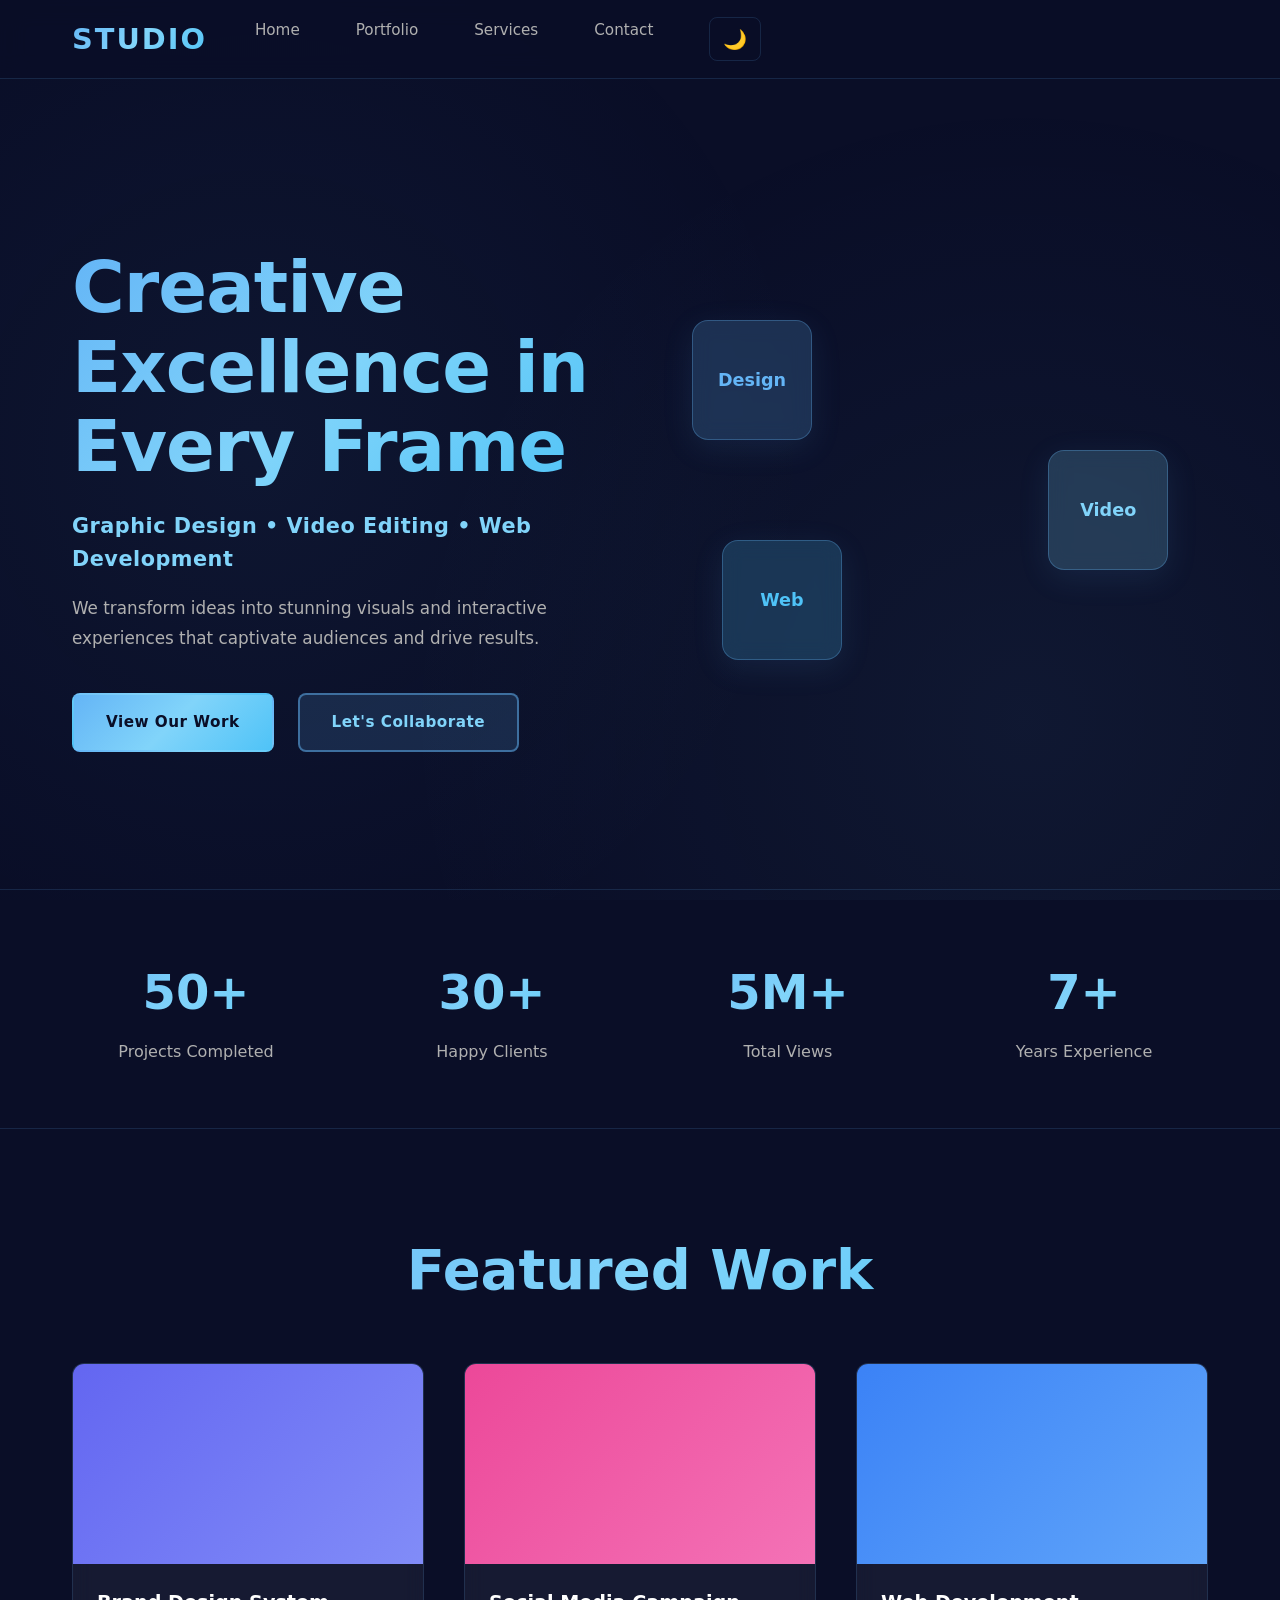
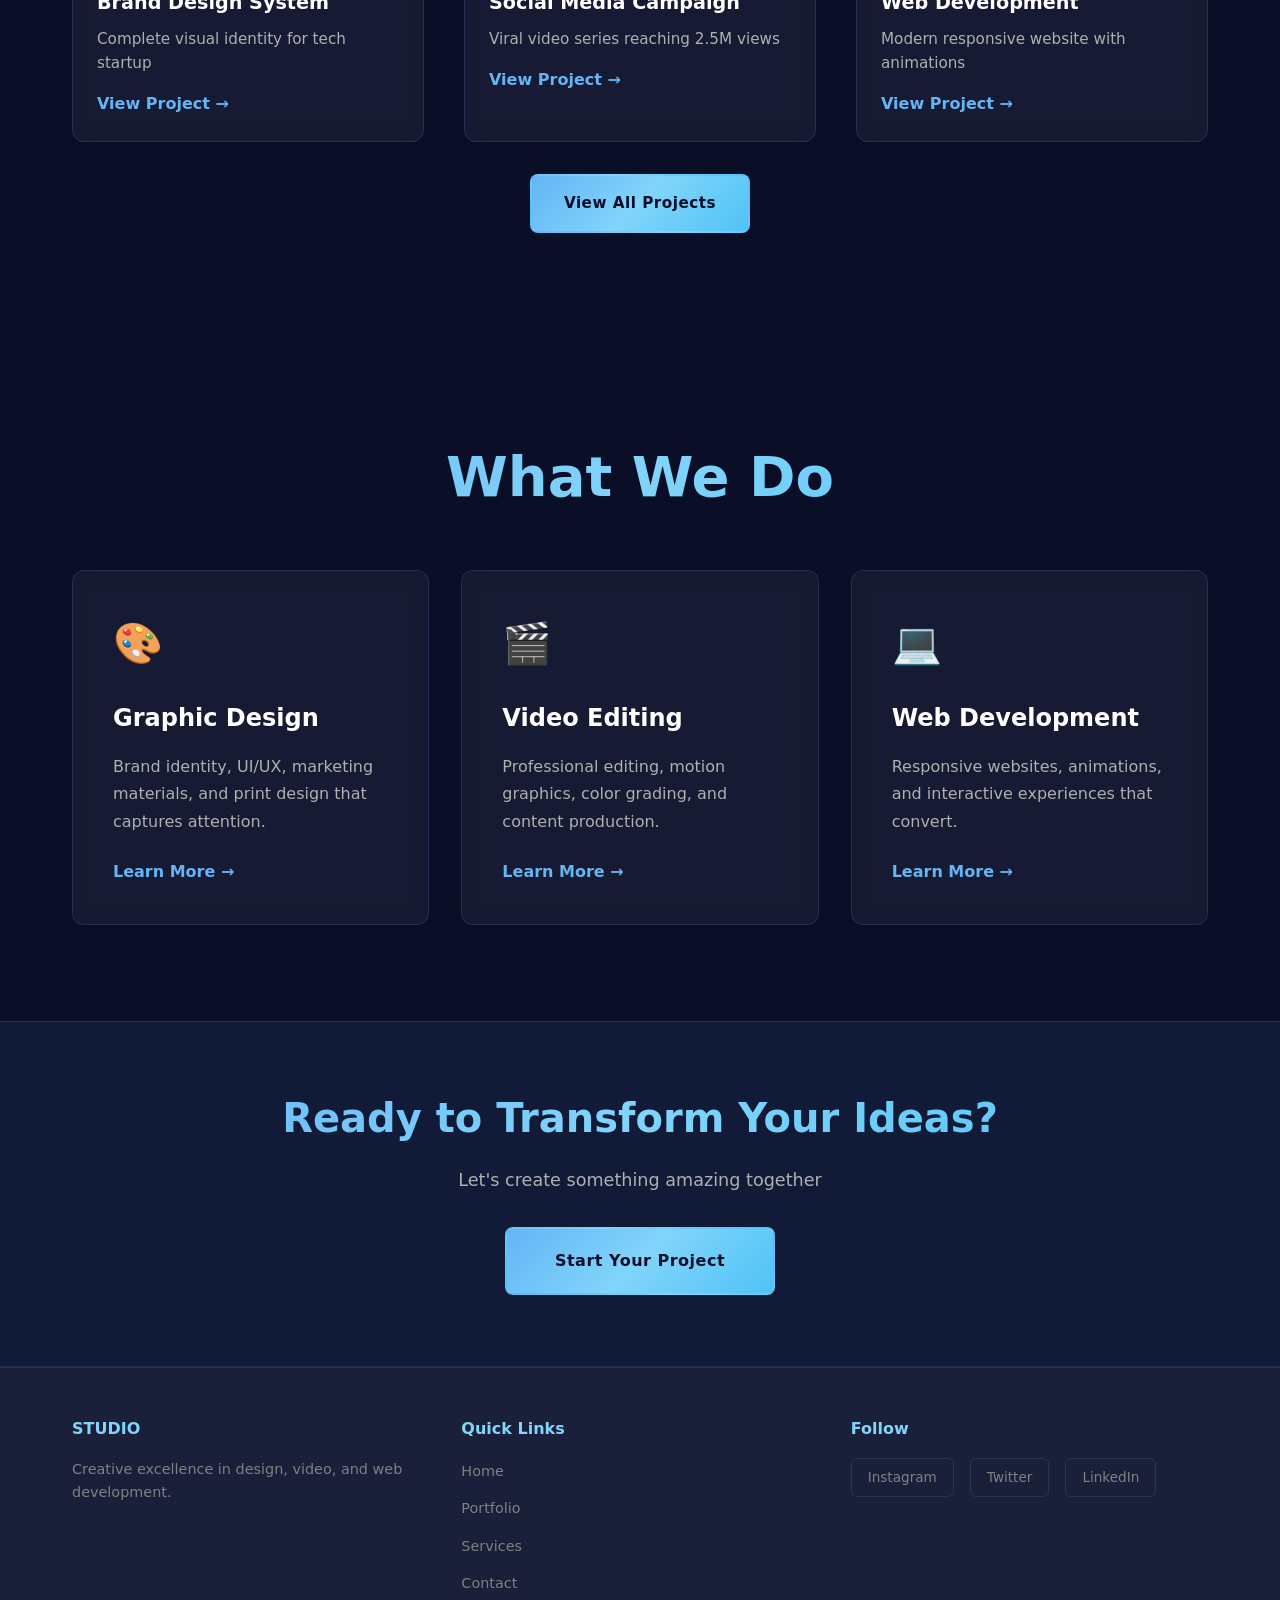
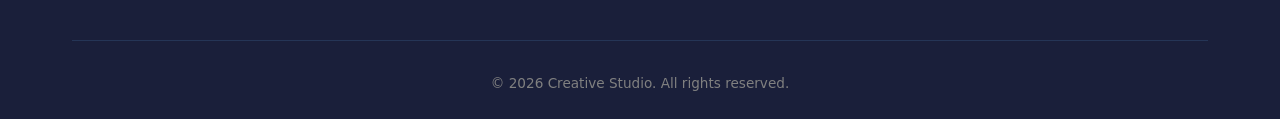
<file: index.html>
<!DOCTYPE html>
<html lang="en">
<head>
    <meta charset="UTF-8">
    <meta name="viewport" content="width=device-width, initial-scale=1.0">
    <meta name="description" content="Creative Studio - Design, Video & Web Development">
    <title>Creative Studio - Design, Video & Web</title>
    <link rel="stylesheet" href="styles.css">
</head>
<body>
    <!-- NAVIGATION -->
    <header class="header">
        <nav class="navbar">
            <div class="nav-container">
                <a href="index.html" class="logo">STUDIO</a>
                <ul class="nav-links" id="navLinks">
                    <li><a href="index.html">Home</a></li>
                    <li><a href="portfolio.html">Portfolio</a></li>
                    <li><a href="services.html">Services</a></li>
                    <li><a href="contact.html">Contact</a></li>
                    <li class="theme-item">
                        <button class="theme-toggle" id="themeToggle" aria-label="Toggle theme">
                            <span class="theme-icon">🌙</span>
                        </button>
                    </li>
                </ul>
                <button class="menu-toggle" id="menuToggle" aria-label="Toggle menu">
                    <span></span>
                    <span></span>
                    <span></span>
                </button>
            </div>
        </nav>
    </header>

    <main>
        <!-- HERO SECTION -->
        <section class="hero">
            <div class="hero-content">
                <h1 class="hero-title">Creative Excellence in Every Frame</h1>
                <p class="hero-subtitle">Graphic Design • Video Editing • Web Development</p>
                <p class="hero-description">We transform ideas into stunning visuals and interactive experiences that captivate audiences and drive results.</p>
                <div class="hero-cta">
                    <a href="portfolio.html" class="btn btn-primary">View Our Work</a>
                    <a href="contact.html" class="btn btn-secondary">Let's Collaborate</a>
                </div>
            </div>
            <div class="hero-visual">
                <div class="floating-card card-1">Design</div>
                <div class="floating-card card-2">Video</div>
                <div class="floating-card card-3">Web</div>
            </div>
        </section>

        <!-- STATS SECTION -->
        <section class="stats">
            <div class="container">
                <div class="stat-item">
                    <h3 class="stat-number">50+</h3>
                    <p class="stat-label">Projects Completed</p>
                </div>
                <div class="stat-item">
                    <h3 class="stat-number">30+</h3>
                    <p class="stat-label">Happy Clients</p>
                </div>
                <div class="stat-item">
                    <h3 class="stat-number">5M+</h3>
                    <p class="stat-label">Total Views</p>
                </div>
                <div class="stat-item">
                    <h3 class="stat-number">7+</h3>
                    <p class="stat-label">Years Experience</p>
                </div>
            </div>
        </section>

        <!-- FEATURED WORK PREVIEW -->
        <section class="featured-preview">
            <div class="container">
                <h2 class="section-title">Featured Work</h2>
                <div class="featured-grid">
                    <article class="featured-card">
                        <div class="featured-image featured-img-1"></div>
                        <div class="featured-content">
                            <h3>Brand Design System</h3>
                            <p>Complete visual identity for tech startup</p>
                            <a href="portfolio.html" class="link-arrow">View Project →</a>
                        </div>
                    </article>
                    <article class="featured-card">
                        <div class="featured-image featured-img-2"></div>
                        <div class="featured-content">
                            <h3>Social Media Campaign</h3>
                            <p>Viral video series reaching 2.5M views</p>
                            <a href="portfolio.html" class="link-arrow">View Project →</a>
                        </div>
                    </article>
                    <article class="featured-card">
                        <div class="featured-image featured-img-3"></div>
                        <div class="featured-content">
                            <h3>Web Development</h3>
                            <p>Modern responsive website with animations</p>
                            <a href="portfolio.html" class="link-arrow">View Project →</a>
                        </div>
                    </article>
                </div>
                <div class="view-all-link">
                    <a href="portfolio.html" class="btn btn-primary">View All Projects</a>
                </div>
            </div>
        </section>

        <!-- SERVICES PREVIEW -->
        <section class="services-preview">
            <div class="container">
                <h2 class="section-title">What We Do</h2>
                <div class="services-grid">
                    <div class="service-card">
                        <div class="service-icon">🎨</div>
                        <h3>Graphic Design</h3>
                        <p>Brand identity, UI/UX, marketing materials, and print design that captures attention.</p>
                        <a href="services.html" class="link-arrow">Learn More →</a>
                    </div>
                    <div class="service-card">
                        <div class="service-icon">🎬</div>
                        <h3>Video Editing</h3>
                        <p>Professional editing, motion graphics, color grading, and content production.</p>
                        <a href="services.html" class="link-arrow">Learn More →</a>
                    </div>
                    <div class="service-card">
                        <div class="service-icon">💻</div>
                        <h3>Web Development</h3>
                        <p>Responsive websites, animations, and interactive experiences that convert.</p>
                        <a href="services.html" class="link-arrow">Learn More →</a>
                    </div>
                </div>
            </div>
        </section>

        <!-- CTA SECTION -->
        <section class="cta-section">
            <div class="container">
                <h2>Ready to Transform Your Ideas?</h2>
                <p>Let's create something amazing together</p>
                <a href="contact.html" class="btn btn-primary btn-large">Start Your Project</a>
            </div>
        </section>
    </main>

    <!-- FOOTER -->
    <footer class="footer">
        <div class="container">
            <div class="footer-content">
                <div class="footer-section">
                    <h4>STUDIO</h4>
                    <p>Creative excellence in design, video, and web development.</p>
                </div>
                <div class="footer-section">
                    <h4>Quick Links</h4>
                    <ul class="footer-links">
                        <li><a href="index.html">Home</a></li>
                        <li><a href="portfolio.html">Portfolio</a></li>
                        <li><a href="services.html">Services</a></li>
                        <li><a href="contact.html">Contact</a></li>
                    </ul>
                </div>
                <div class="footer-section">
                    <h4>Follow</h4>
                    <div class="social-links-footer">
                        <a href="https://instagram.com" target="_blank" rel="noopener">Instagram</a>
                        <a href="https://twitter.com" target="_blank" rel="noopener">Twitter</a>
                        <a href="https://linkedin.com" target="_blank" rel="noopener">LinkedIn</a>
                    </div>
                </div>
            </div>
            <div class="footer-bottom">
                <p>&copy; 2026 Creative Studio. All rights reserved.</p>
            </div>
        </div>
    </footer>

    <script src="script.js"></script>
</body>
</html>
</file>
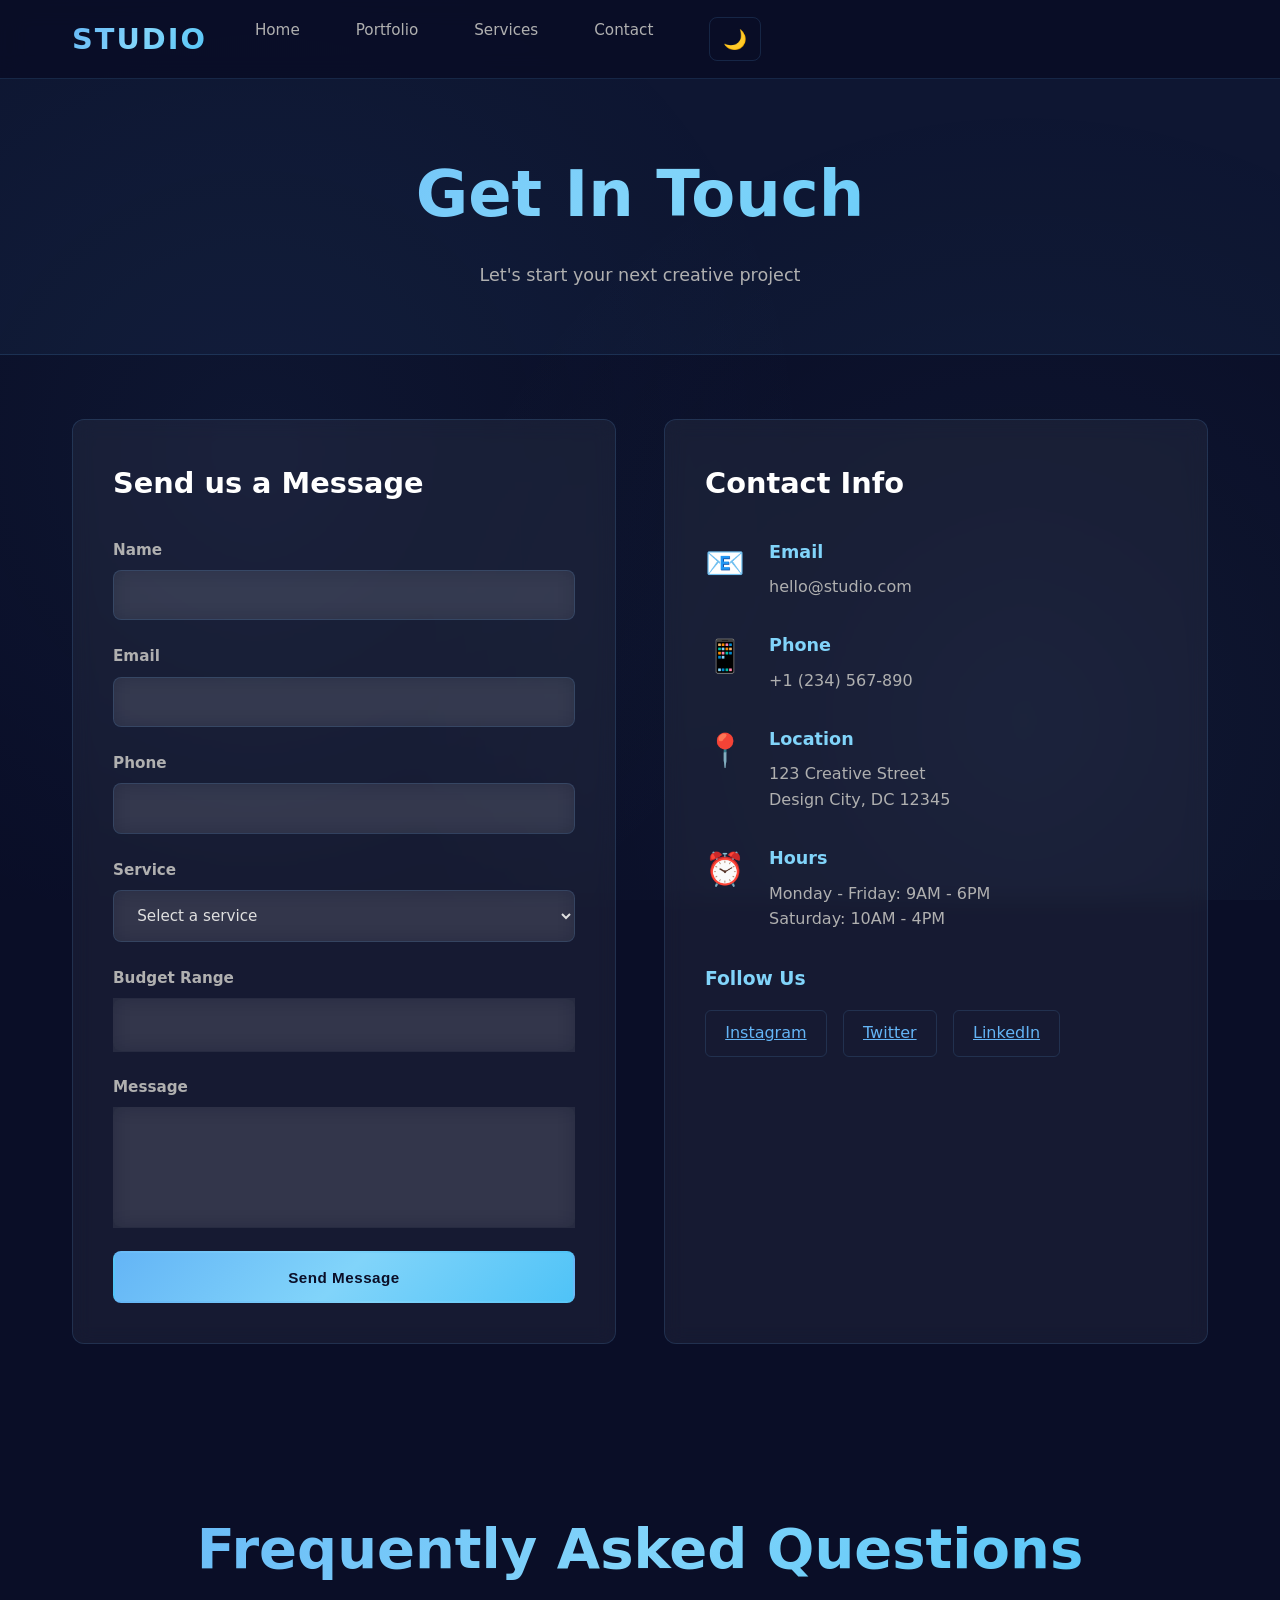
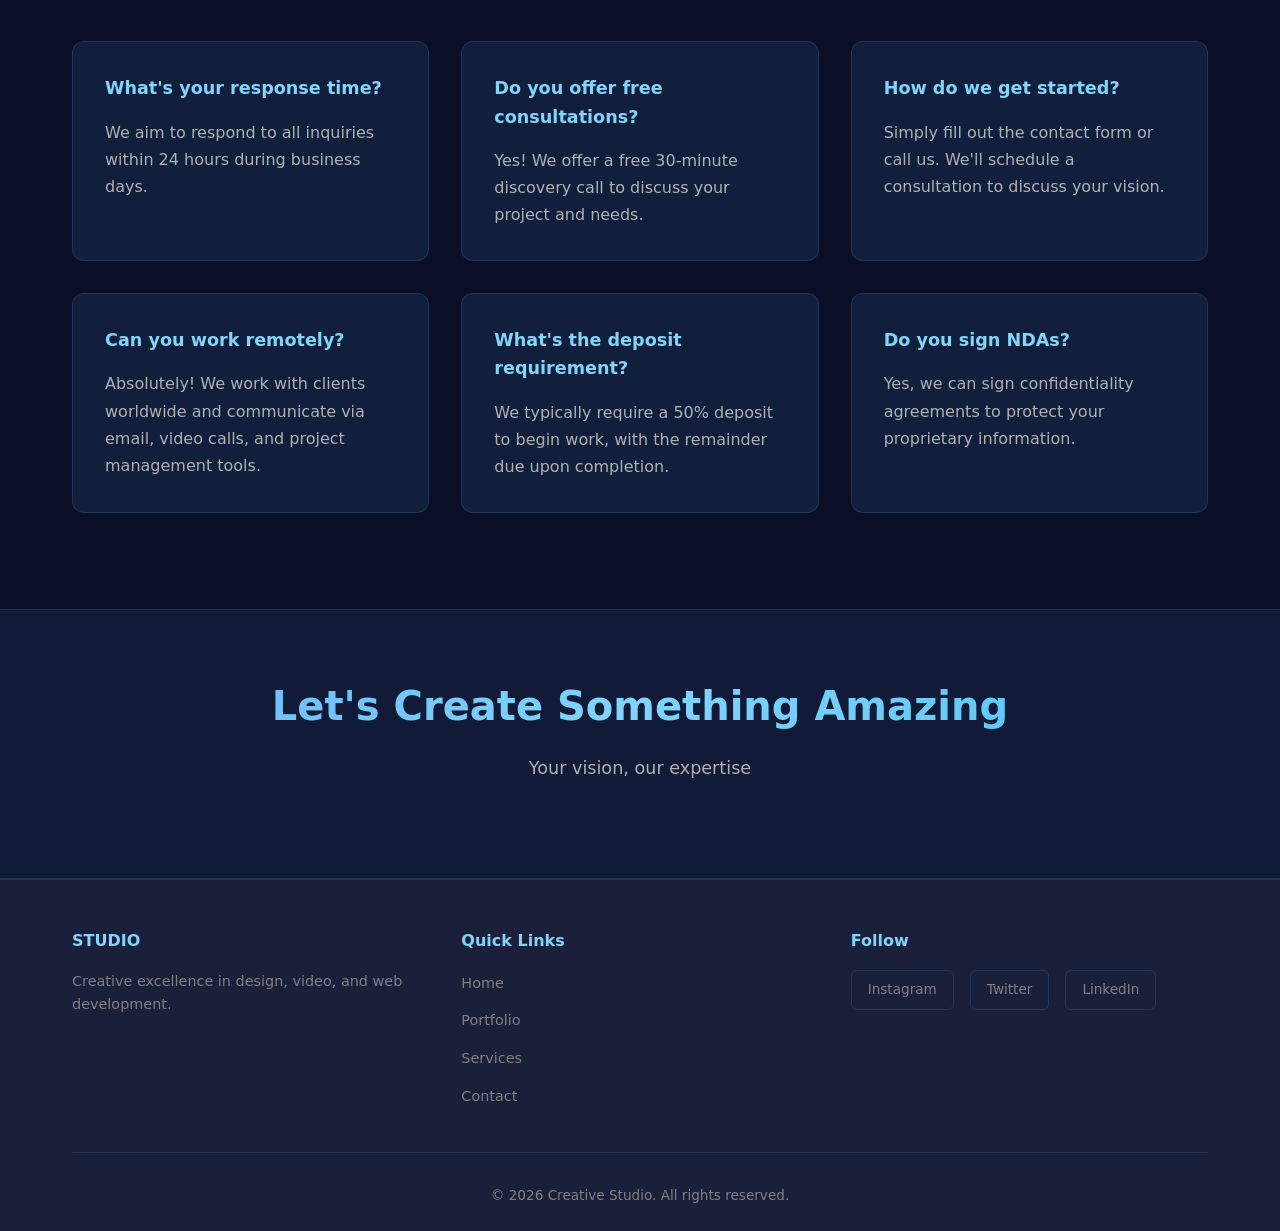
<file: contact.html>
<!DOCTYPE html>
<html lang="en">
<head>
    <meta charset="UTF-8">
    <meta name="viewport" content="width=device-width, initial-scale=1.0">
    <meta name="description" content="Contact Us - Creative Studio">
    <title>Contact - Creative Studio</title>
    <link rel="stylesheet" href="styles.css">
</head>
<body>
    <!-- NAVIGATION -->
    <header class="header">
        <nav class="navbar">
            <div class="nav-container">
                <a href="index.html" class="logo">STUDIO</a>
                <ul class="nav-links" id="navLinks">
                    <li><a href="index.html">Home</a></li>
                    <li><a href="portfolio.html">Portfolio</a></li>
                    <li><a href="services.html">Services</a></li>
                    <li><a href="contact.html">Contact</a></li>
                    <li class="theme-item">
                        <button class="theme-toggle" id="themeToggle" aria-label="Toggle theme">
                            <span class="theme-icon">🌙</span>
                        </button>
                    </li>
                </ul>
                <button class="menu-toggle" id="menuToggle" aria-label="Toggle menu">
                    <span></span>
                    <span></span>
                    <span></span>
                </button>
            </div>
        </nav>
    </header>

    <main>
        <!-- PAGE HEADER -->
        <section class="page-header">
            <h1>Get In Touch</h1>
            <p>Let's start your next creative project</p>
        </section>

        <!-- CONTACT SECTION -->
        <section class="contact-section">
            <div class="container">
                <div class="contact-grid">
                    <!-- Contact Form -->
                    <div class="contact-form-box">
                        <h2>Send us a Message</h2>
                        <form class="contact-form" id="contactForm">
                            <div class="form-group">
                                <label for="name">Name</label>
                                <input type="text" id="name" name="name" class="form-input" required>
                            </div>

                            <div class="form-group">
                                <label for="email">Email</label>
                                <input type="email" id="email" name="email" class="form-input" required>
                            </div>

                            <div class="form-group">
                                <label for="phone">Phone</label>
                                <input type="tel" id="phone" name="phone" class="form-input">
                            </div>

                            <div class="form-group">
                                <label for="service">Service</label>
                                <select id="service" name="service" class="form-input">
                                    <option value="">Select a service</option>
                                    <option value="Graphic Design">Graphic Design</option>
                                    <option value="Video Editing">Video Editing</option>
                                    <option value="Web Development">Web Development</option>
                                    <option value="Other">Other</option>
                                </select>
                            </div>

                            <div class="form-group">
                                <label for="budget">Budget Range</label>
                                <select id="budget" name="budget" class="form-input">
                                    <option value="">Select budget</option>
                                    <option value="Under $2,500">Under $2,500</option>
                                    <option value="$2,500 - $5,000">$2,500 - $5,000</option>
                                    <option value="$5,000 - $10,000">$5,000 - $10,000</option>
                                    <option value="$10,000+">$10,000+</option>
                                </select>
                            </div>

                            <div class="form-group">
                                <label for="message">Message</label>
                                <textarea id="message" name="message" class="form-input" required></textarea>
                            </div>

                            <div id="formMessage" class="form-message"></div>

                            <button type="submit" class="btn btn-primary" style="width: 100%;">
                                <span id="submitText">Send Message</span>
                                <span id="loadingText" style="display: none;">Sending...</span>
                            </button>
                        </form>
                    </div>

                    <!-- Contact Info -->
                    <div class="contact-info-box">
                        <h2>Contact Info</h2>
                        
                        <div class="contact-item">
                            <div class="contact-icon">📧</div>
                            <div>
                                <h3>Email</h3>
                                <a href="mailto:hello@studio.com">hello@studio.com</a>
                            </div>
                        </div>

                        <div class="contact-item">
                            <div class="contact-icon">📱</div>
                            <div>
                                <h3>Phone</h3>
                                <a href="tel:+1234567890">+1 (234) 567-890</a>
                            </div>
                        </div>

                        <div class="contact-item">
                            <div class="contact-icon">📍</div>
                            <div>
                                <h3>Location</h3>
                                <p>123 Creative Street<br>Design City, DC 12345</p>
                            </div>
                        </div>

                        <div class="contact-item">
                            <div class="contact-icon">⏰</div>
                            <div>
                                <h3>Hours</h3>
                                <p>Monday - Friday: 9AM - 6PM<br>Saturday: 10AM - 4PM</p>
                            </div>
                        </div>

                        <div style="margin-top: 2rem;">
                            <h3 style="color: var(--accent-lighter); margin-bottom: 1rem;">Follow Us</h3>
                            <div class="social-links-contact">
                                <a href="https://instagram.com" target="_blank" rel="noopener">Instagram</a>
                                <a href="https://twitter.com" target="_blank" rel="noopener">Twitter</a>
                                <a href="https://linkedin.com" target="_blank" rel="noopener">LinkedIn</a>
                            </div>
                        </div>
                    </div>
                </div>
            </div>
        </section>

        <!-- FAQ SECTION -->
        <section class="faq-section">
            <div class="container">
                <h2 class="section-title">Frequently Asked Questions</h2>
                <div class="faq-grid">
                    <div class="faq-item">
                        <h3>What's your response time?</h3>
                        <p>We aim to respond to all inquiries within 24 hours during business days.</p>
                    </div>
                    <div class="faq-item">
                        <h3>Do you offer free consultations?</h3>
                        <p>Yes! We offer a free 30-minute discovery call to discuss your project and needs.</p>
                    </div>
                    <div class="faq-item">
                        <h3>How do we get started?</h3>
                        <p>Simply fill out the contact form or call us. We'll schedule a consultation to discuss your vision.</p>
                    </div>
                    <div class="faq-item">
                        <h3>Can you work remotely?</h3>
                        <p>Absolutely! We work with clients worldwide and communicate via email, video calls, and project management tools.</p>
                    </div>
                    <div class="faq-item">
                        <h3>What's the deposit requirement?</h3>
                        <p>We typically require a 50% deposit to begin work, with the remainder due upon completion.</p>
                    </div>
                    <div class="faq-item">
                        <h3>Do you sign NDAs?</h3>
                        <p>Yes, we can sign confidentiality agreements to protect your proprietary information.</p>
                    </div>
                </div>
            </div>
        </section>

        <!-- CTA SECTION -->
        <section class="cta-section">
            <div class="container">
                <h2>Let's Create Something Amazing</h2>
                <p>Your vision, our expertise</p>
            </div>
        </section>
    </main>

    <!-- FOOTER -->
    <footer class="footer">
        <div class="container">
            <div class="footer-content">
                <div class="footer-section">
                    <h4>STUDIO</h4>
                    <p>Creative excellence in design, video, and web development.</p>
                </div>
                <div class="footer-section">
                    <h4>Quick Links</h4>
                    <ul class="footer-links">
                        <li><a href="index.html">Home</a></li>
                        <li><a href="portfolio.html">Portfolio</a></li>
                        <li><a href="services.html">Services</a></li>
                        <li><a href="contact.html">Contact</a></li>
                    </ul>
                </div>
                <div class="footer-section">
                    <h4>Follow</h4>
                    <div class="social-links-footer">
                        <a href="https://instagram.com" target="_blank" rel="noopener">Instagram</a>
                        <a href="https://twitter.com" target="_blank" rel="noopener">Twitter</a>
                        <a href="https://linkedin.com" target="_blank" rel="noopener">LinkedIn</a>
                    </div>
                </div>
            </div>
            <div class="footer-bottom">
                <p>&copy; 2026 Creative Studio. All rights reserved.</p>
            </div>
        </div>
    </footer>

    <script src="script.js"></script>
</body>
</html>
</file>
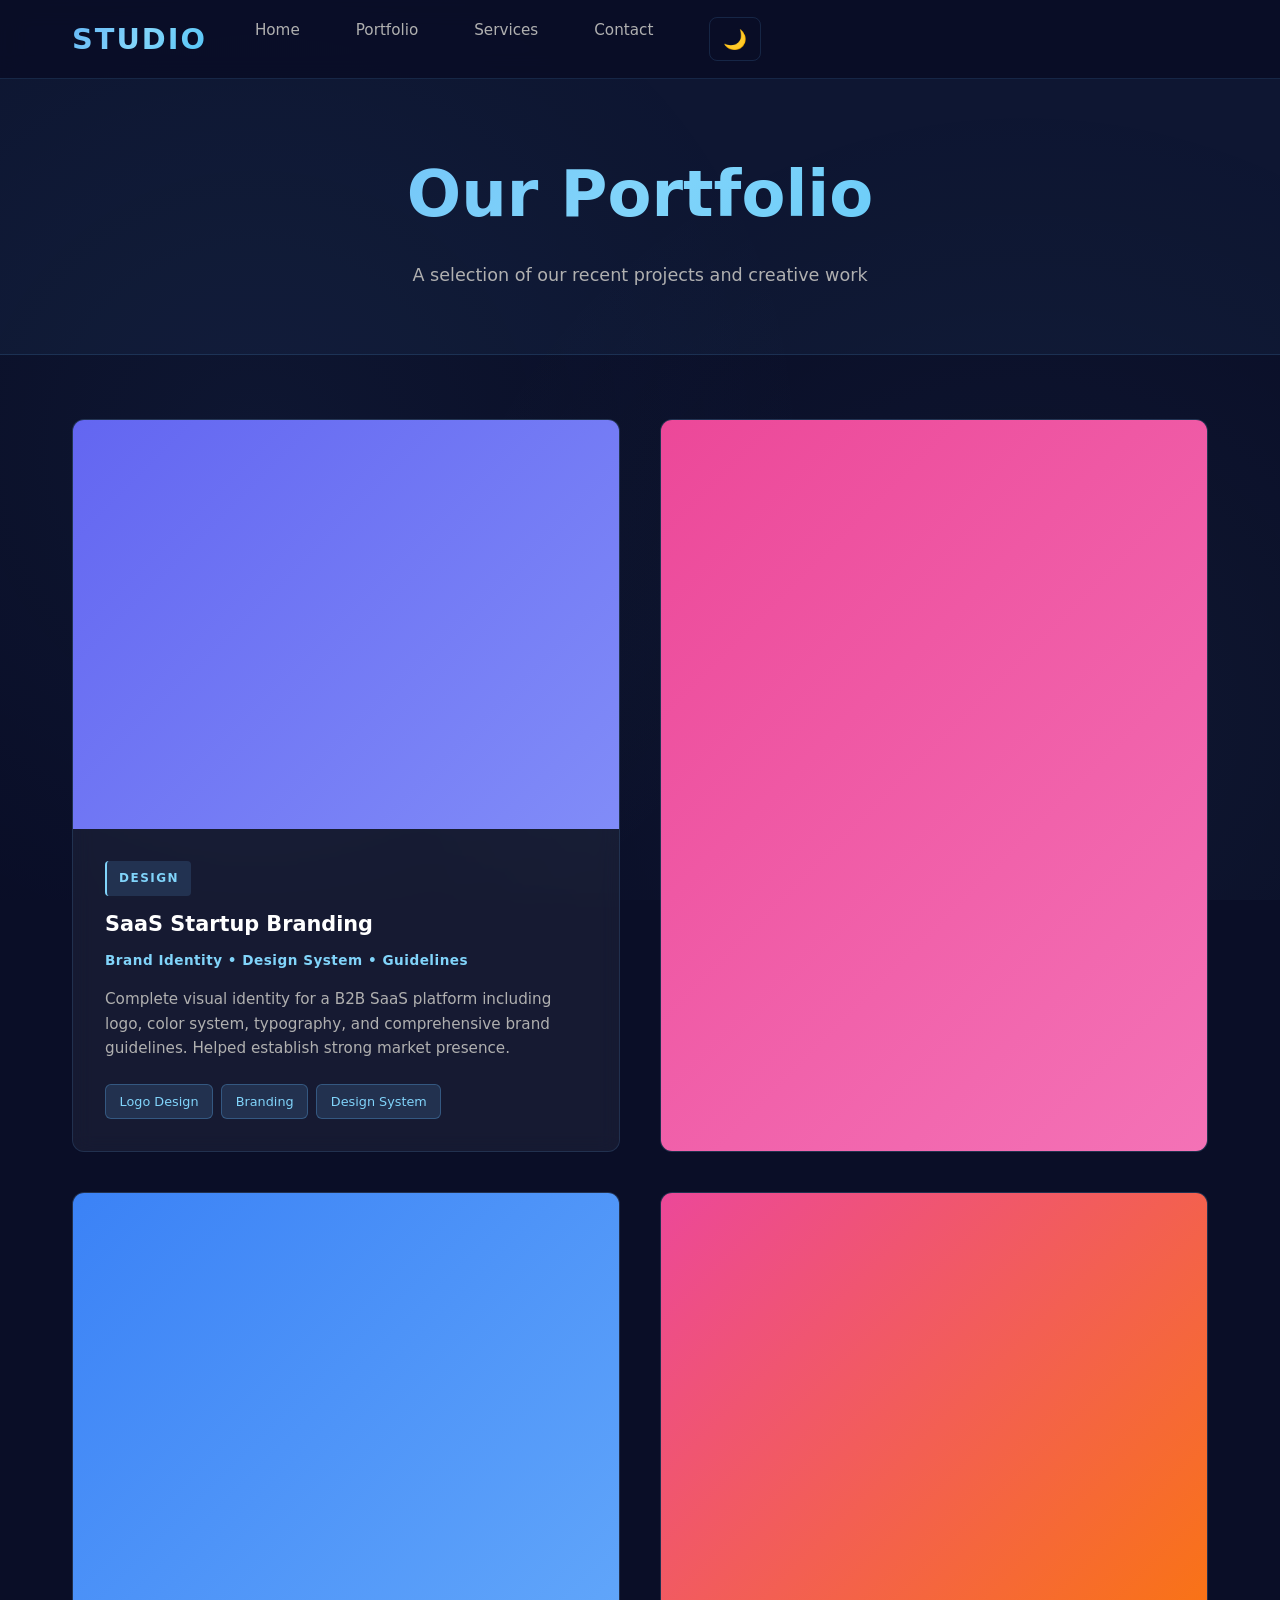
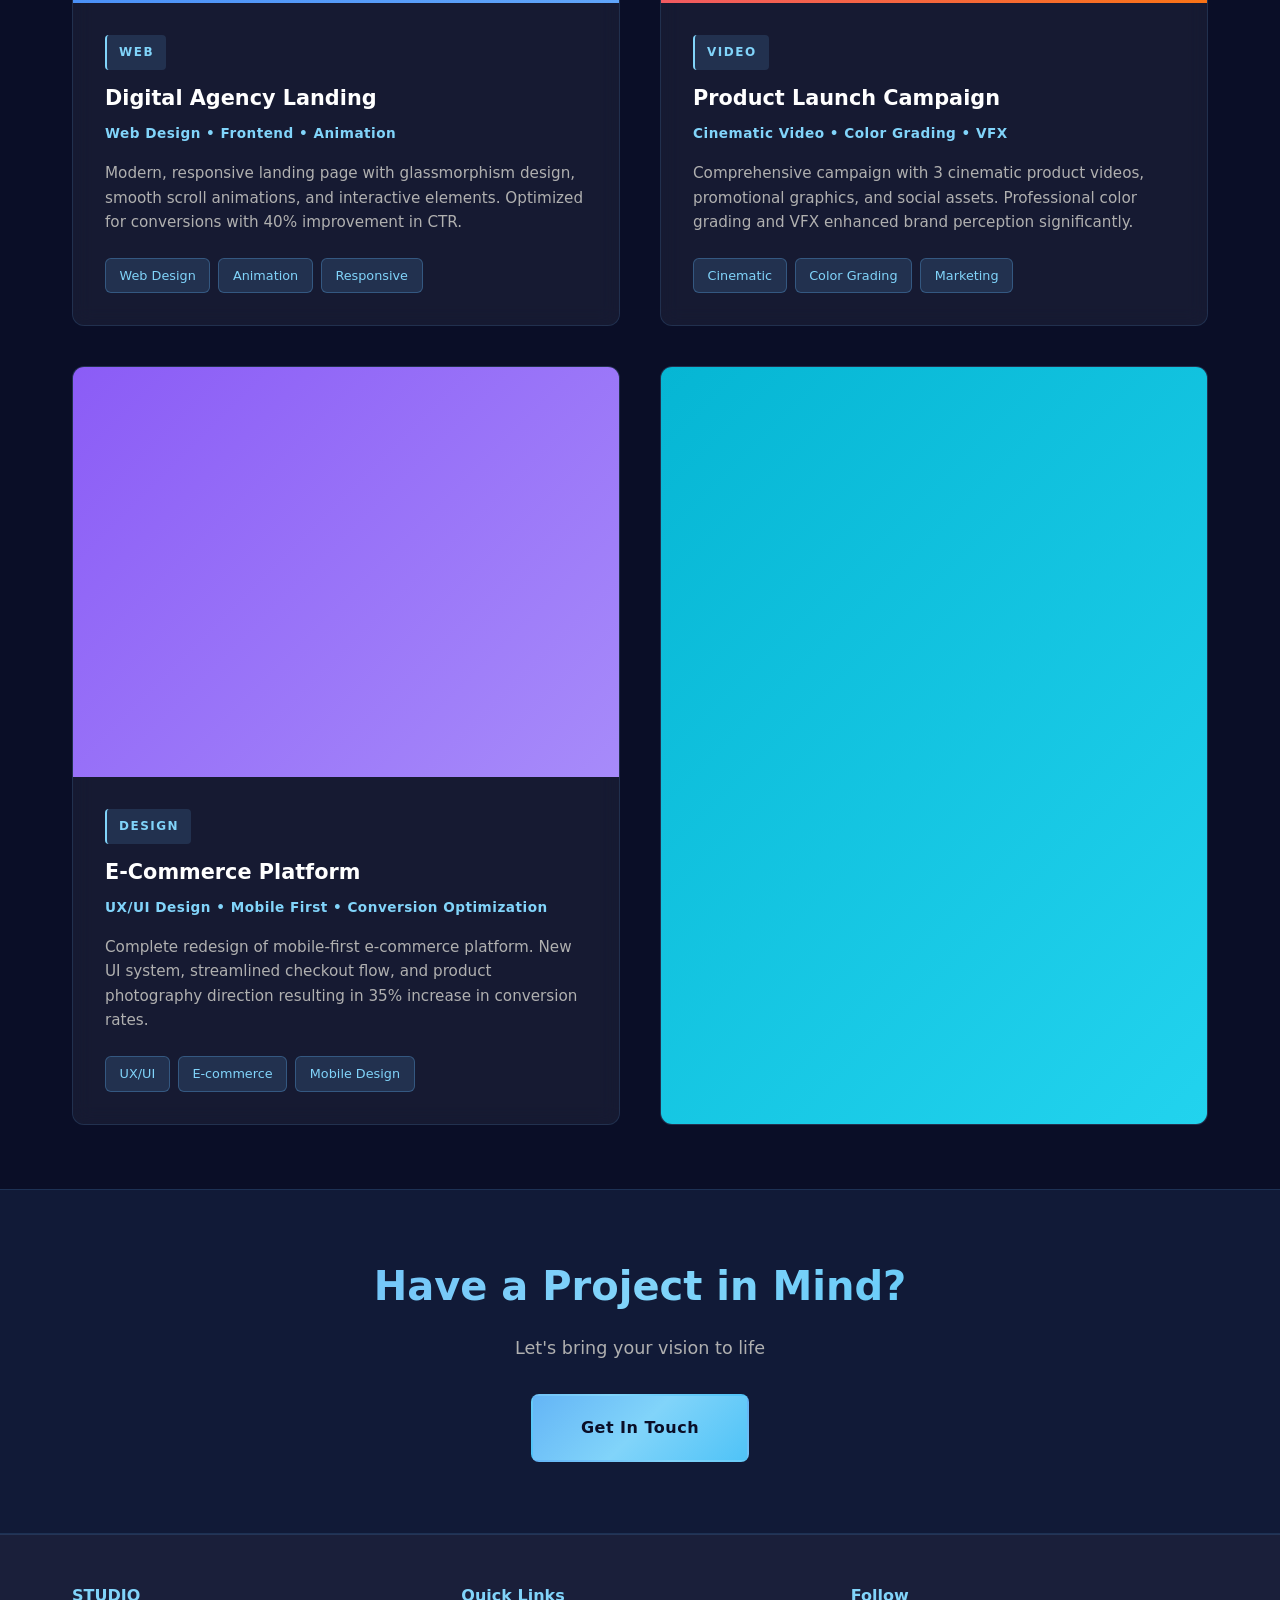
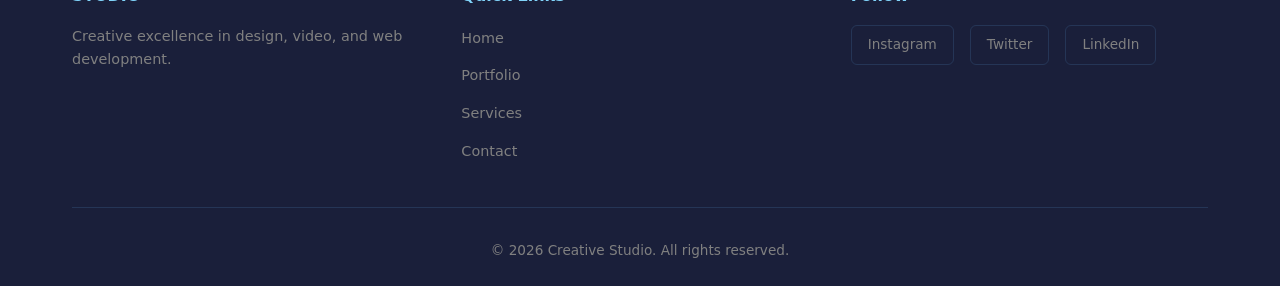
<file: portfolio.html>
<!DOCTYPE html>
<html lang="en">
<head>
    <meta charset="UTF-8">
    <meta name="viewport" content="width=device-width, initial-scale=1.0">
    <meta name="description" content="Our Portfolio - Projects & Case Studies">
    <title>Portfolio - Creative Studio</title>
    <link rel="stylesheet" href="styles.css">
</head>
<body>
    <!-- NAVIGATION -->
    <header class="header">
        <nav class="navbar">
            <div class="nav-container">
                <a href="index.html" class="logo">STUDIO</a>
                <ul class="nav-links" id="navLinks">
                    <li><a href="index.html">Home</a></li>
                    <li><a href="portfolio.html">Portfolio</a></li>
                    <li><a href="services.html">Services</a></li>
                    <li><a href="contact.html">Contact</a></li>
                    <li class="theme-item">
                        <button class="theme-toggle" id="themeToggle" aria-label="Toggle theme">
                            <span class="theme-icon">🌙</span>
                        </button>
                    </li>
                </ul>
                <button class="menu-toggle" id="menuToggle" aria-label="Toggle menu">
                    <span></span>
                    <span></span>
                    <span></span>
                </button>
            </div>
        </nav>
    </header>

    <main>
        <!-- PAGE HEADER -->
        <section class="page-header">
            <h1>Our Portfolio</h1>
            <p>A selection of our recent projects and creative work</p>
        </section>

        <!-- PORTFOLIO GRID -->
        <section class="portfolio-section">
            <div class="container">
                <div class="portfolio-grid">
                    <!-- Project 1 -->
                    <article class="portfolio-card">
                        <div class="portfolio-image"></div>
                        <div class="portfolio-info">
                            <span class="project-category">Design</span>
                            <h3>SaaS Startup Branding</h3>
                            <p class="project-meta">Brand Identity • Design System • Guidelines</p>
                            <p class="project-description">Complete visual identity for a B2B SaaS platform including logo, color system, typography, and comprehensive brand guidelines. Helped establish strong market presence.</p>
                            <div class="project-tags">
                                <span class="tag">Logo Design</span>
                                <span class="tag">Branding</span>
                                <span class="tag">Design System</span>
                            </div>
                        </div>
                    </article>

                    <!-- Project 2 -->
                    <article class="portfolio-card">
                        <div class="portfolio-image video-embed">
                            <iframe width="100%" height="400" src="https://www.youtube.com/embed/jNQXAC9IVRw" title="Social Media Campaign Video" frameborder="0" allow="accelerometer; autoplay; clipboard-write; encrypted-media; gyroscope; picture-in-picture" allowfullscreen></iframe>
                        </div>
                        <div class="portfolio-info">
                            <span class="project-category">Video</span>
                            <h3>Viral Social Campaign</h3>
                            <p class="project-meta">Video Editing • Motion Graphics • Social Media</p>
                            <p class="project-description">High-energy video series for TikTok and Instagram with trending audio, custom transitions, and kinetic typography. Campaign reached 2.5M views and 150K+ engagements.</p>
                            <div class="project-tags">
                                <span class="tag">Video Editing</span>
                                <span class="tag">Motion Design</span>
                                <span class="tag">VFX</span>
                            </div>
                        </div>
                    </article>

                    <!-- Project 3 -->
                    <article class="portfolio-card">
                        <div class="portfolio-image"></div>
                        <div class="portfolio-info">
                            <span class="project-category">Web</span>
                            <h3>Digital Agency Landing</h3>
                            <p class="project-meta">Web Design • Frontend • Animation</p>
                            <p class="project-description">Modern, responsive landing page with glassmorphism design, smooth scroll animations, and interactive elements. Optimized for conversions with 40% improvement in CTR.</p>
                            <div class="project-tags">
                                <span class="tag">Web Design</span>
                                <span class="tag">Animation</span>
                                <span class="tag">Responsive</span>
                            </div>
                        </div>
                    </article>

                    <!-- Project 4 -->
                    <article class="portfolio-card">
                        <div class="portfolio-image"></div>
                        <div class="portfolio-info">
                            <span class="project-category">Video</span>
                            <h3>Product Launch Campaign</h3>
                            <p class="project-meta">Cinematic Video • Color Grading • VFX</p>
                            <p class="project-description">Comprehensive campaign with 3 cinematic product videos, promotional graphics, and social assets. Professional color grading and VFX enhanced brand perception significantly.</p>
                            <div class="project-tags">
                                <span class="tag">Cinematic</span>
                                <span class="tag">Color Grading</span>
                                <span class="tag">Marketing</span>
                            </div>
                        </div>
                    </article>

                    <!-- Project 5 -->
                    <article class="portfolio-card">
                        <div class="portfolio-image"></div>
                        <div class="portfolio-info">
                            <span class="project-category">Design</span>
                            <h3>E-Commerce Platform</h3>
                            <p class="project-meta">UX/UI Design • Mobile First • Conversion Optimization</p>
                            <p class="project-description">Complete redesign of mobile-first e-commerce platform. New UI system, streamlined checkout flow, and product photography direction resulting in 35% increase in conversion rates.</p>
                            <div class="project-tags">
                                <span class="tag">UX/UI</span>
                                <span class="tag">E-commerce</span>
                                <span class="tag">Mobile Design</span>
                            </div>
                        </div>
                    </article>

                    <!-- Project 6 -->
                    <article class="portfolio-card">
                        <div class="portfolio-image video-embed">
                            <iframe width="100%" height="400" src="https://www.youtube.com/embed/dQw4w9WgXcQ" title="Educational Series" frameborder="0" allow="accelerometer; autoplay; clipboard-write; encrypted-media; gyroscope; picture-in-picture" allowfullscreen></iframe>
                        </div>
                        <div class="portfolio-info">
                            <span class="project-category">Video</span>
                            <h3>Educational Content Series</h3>
                            <p class="project-meta">Motion Graphics • Animation • Video Production</p>
                            <p class="project-description">12-episode educational video series with custom animations, lower thirds, and motion graphics. Clean, informative design with strong visual branding achieving 500K+ total views.</p>
                            <div class="project-tags">
                                <span class="tag">Animation</span>
                                <span class="tag">Motion Design</span>
                                <span class="tag">Educational</span>
                            </div>
                        </div>
                    </article>
                </div>
            </div>
        </section>

        <!-- CTA SECTION -->
        <section class="cta-section">
            <div class="container">
                <h2>Have a Project in Mind?</h2>
                <p>Let's bring your vision to life</p>
                <a href="contact.html" class="btn btn-primary btn-large">Get In Touch</a>
            </div>
        </section>
    </main>

    <!-- FOOTER -->
    <footer class="footer">
        <div class="container">
            <div class="footer-content">
                <div class="footer-section">
                    <h4>STUDIO</h4>
                    <p>Creative excellence in design, video, and web development.</p>
                </div>
                <div class="footer-section">
                    <h4>Quick Links</h4>
                    <ul class="footer-links">
                        <li><a href="index.html">Home</a></li>
                        <li><a href="portfolio.html">Portfolio</a></li>
                        <li><a href="services.html">Services</a></li>
                        <li><a href="contact.html">Contact</a></li>
                    </ul>
                </div>
                <div class="footer-section">
                    <h4>Follow</h4>
                    <div class="social-links-footer">
                        <a href="https://instagram.com" target="_blank" rel="noopener">Instagram</a>
                        <a href="https://twitter.com" target="_blank" rel="noopener">Twitter</a>
                        <a href="https://linkedin.com" target="_blank" rel="noopener">LinkedIn</a>
                    </div>
                </div>
            </div>
            <div class="footer-bottom">
                <p>&copy; 2026 Creative Studio. All rights reserved.</p>
            </div>
        </div>
    </footer>

    <script src="script.js"></script>
</body>
</html>
</file>
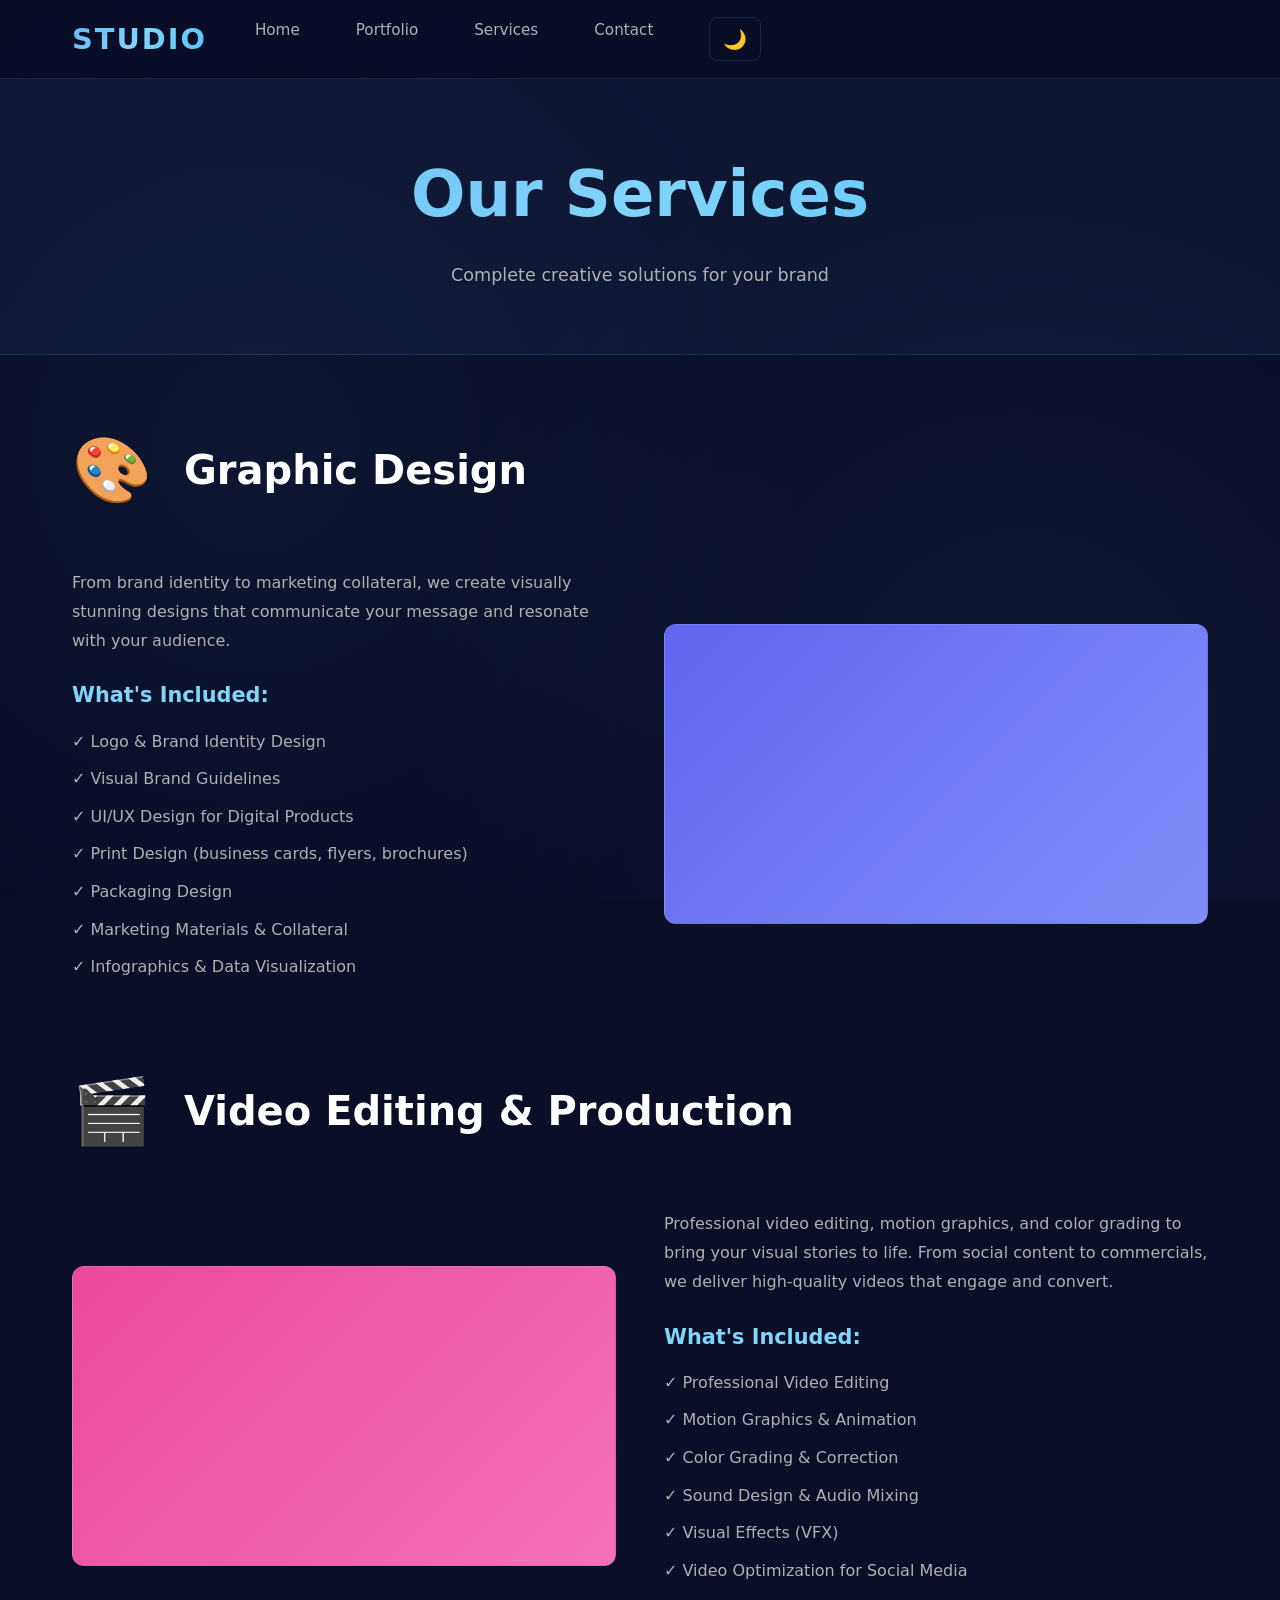
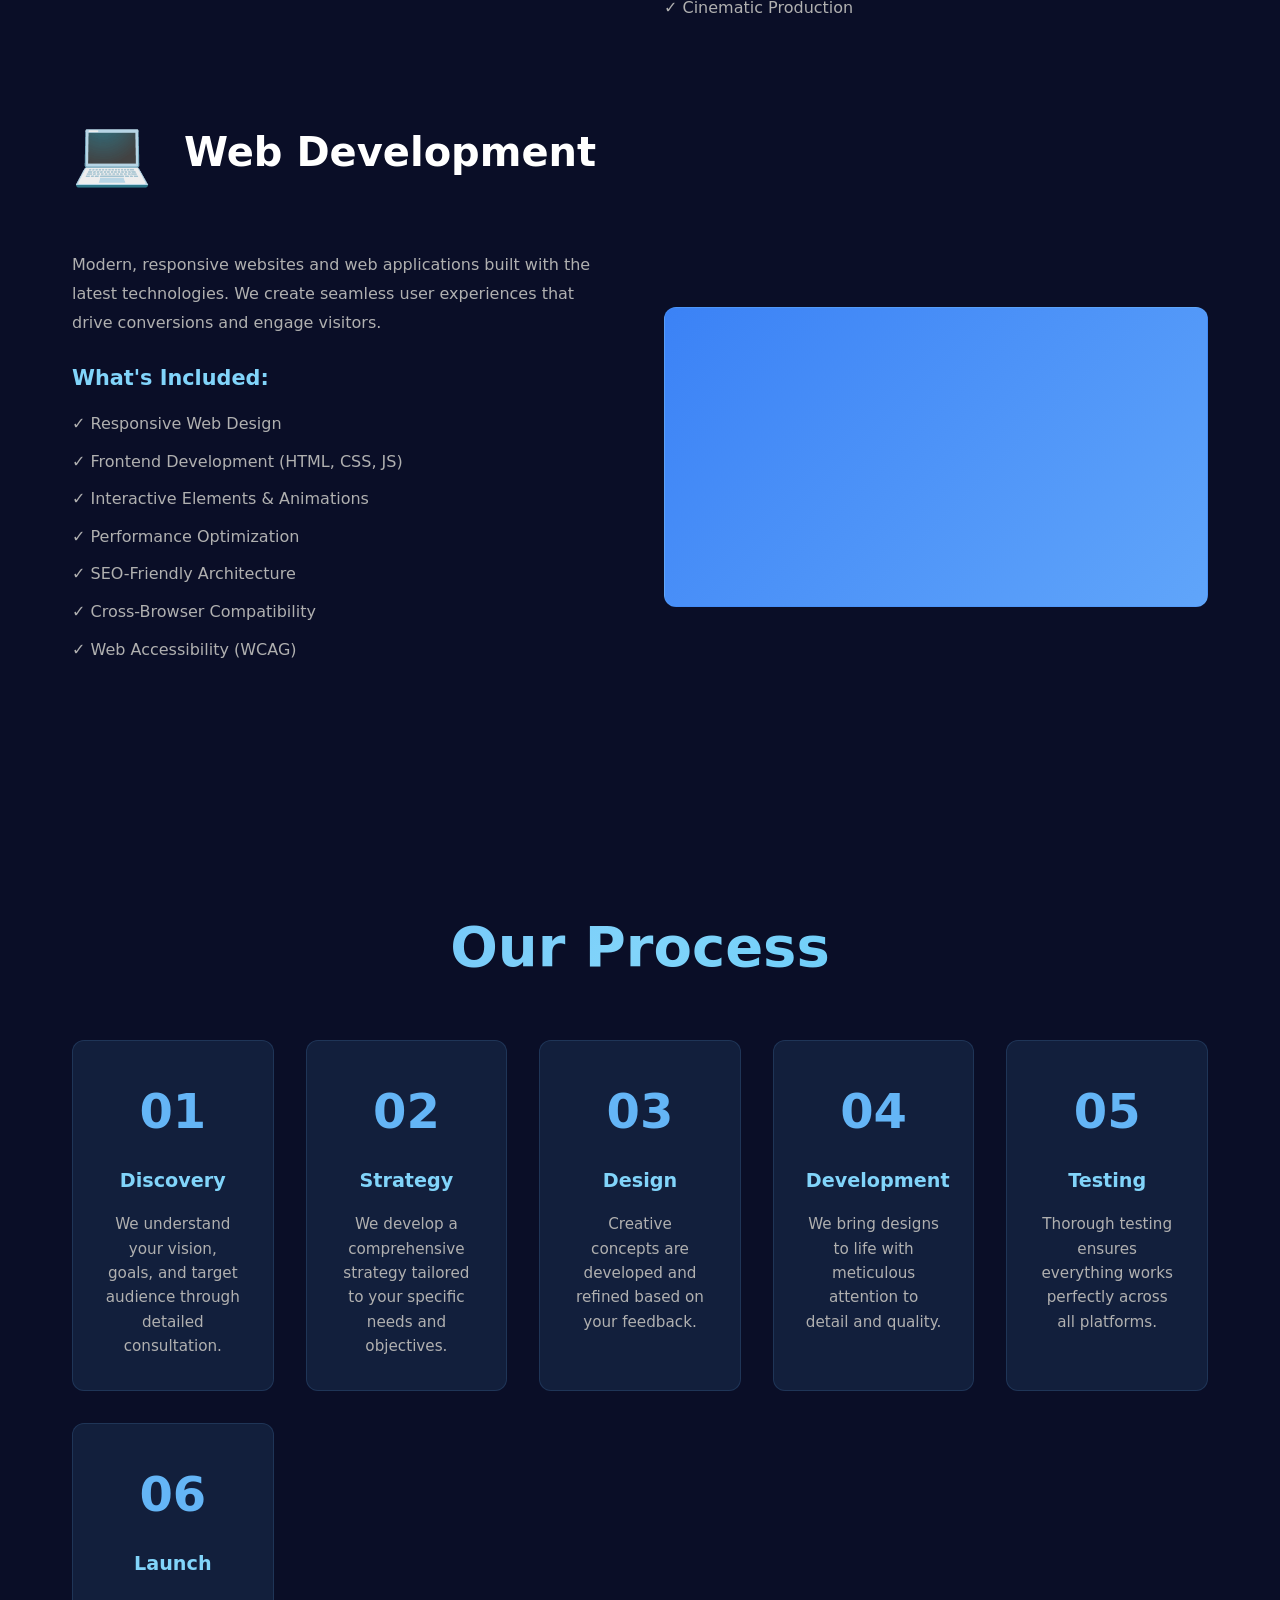
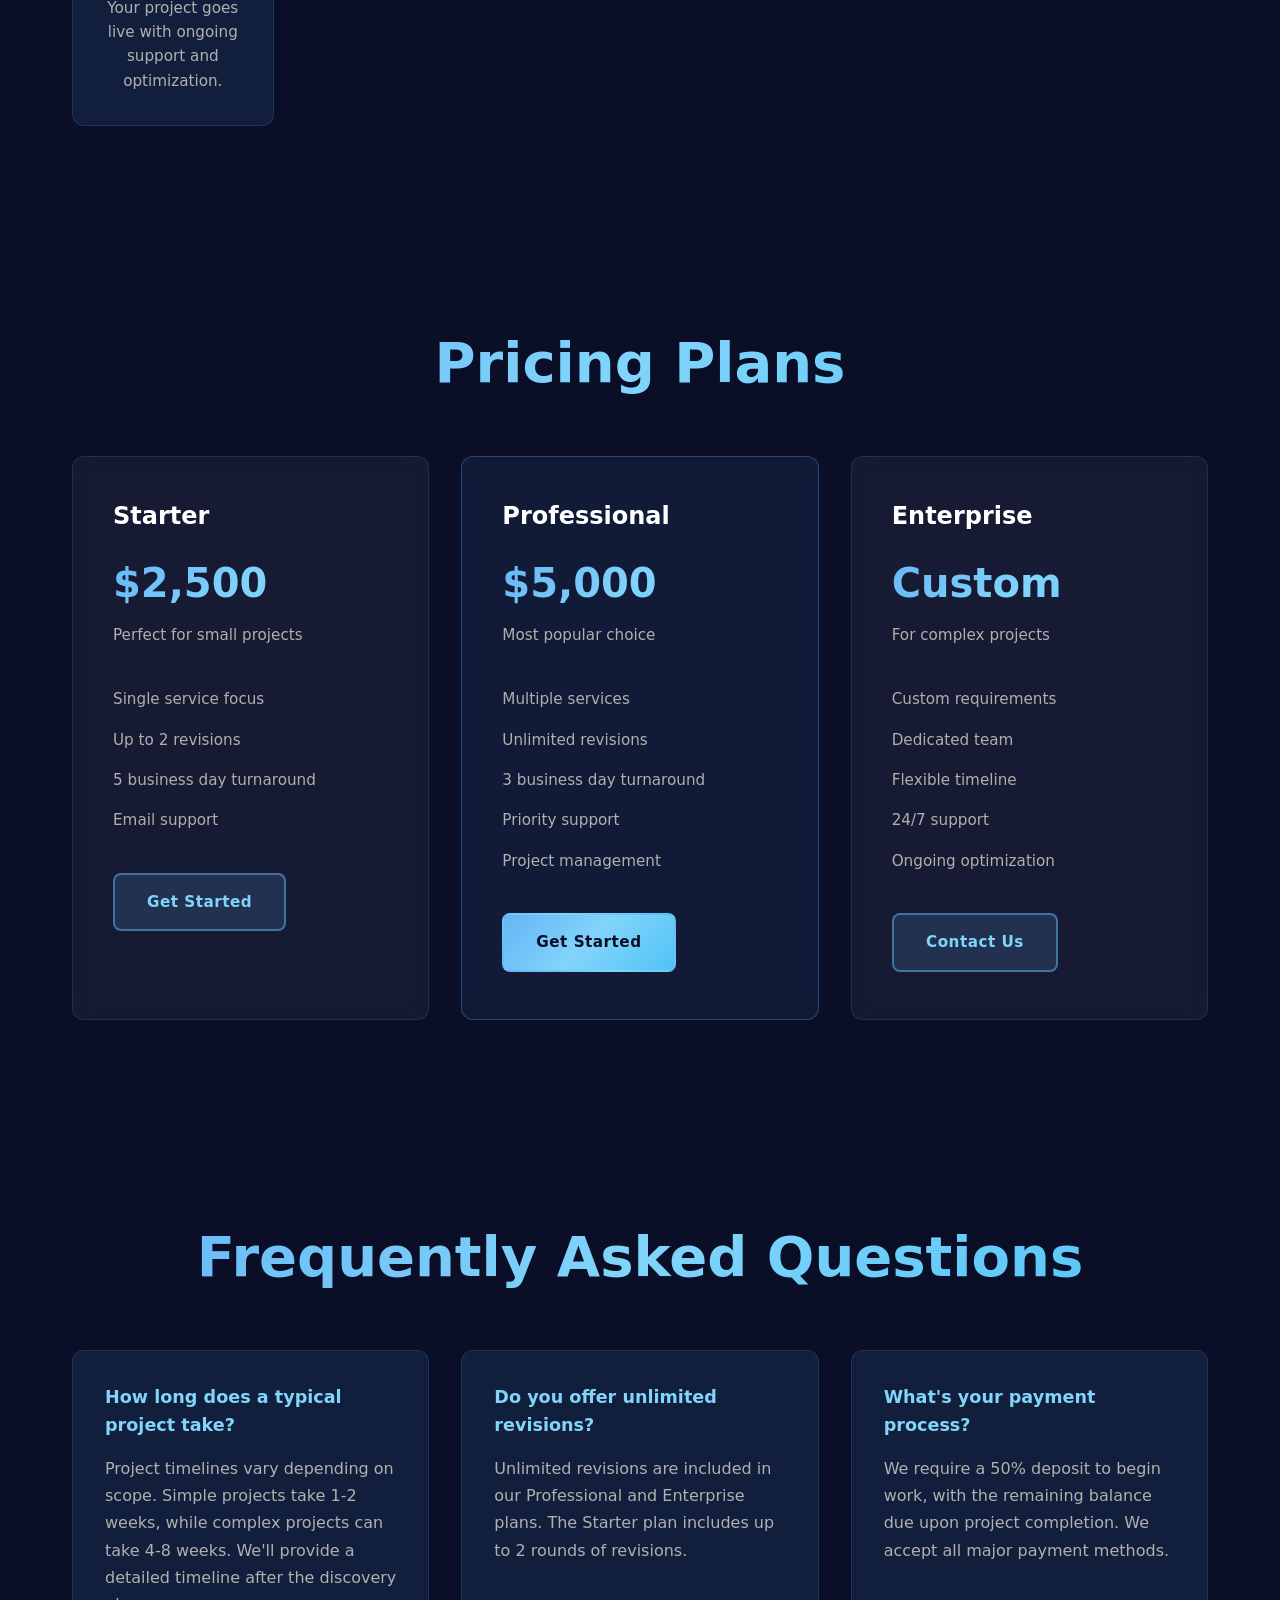
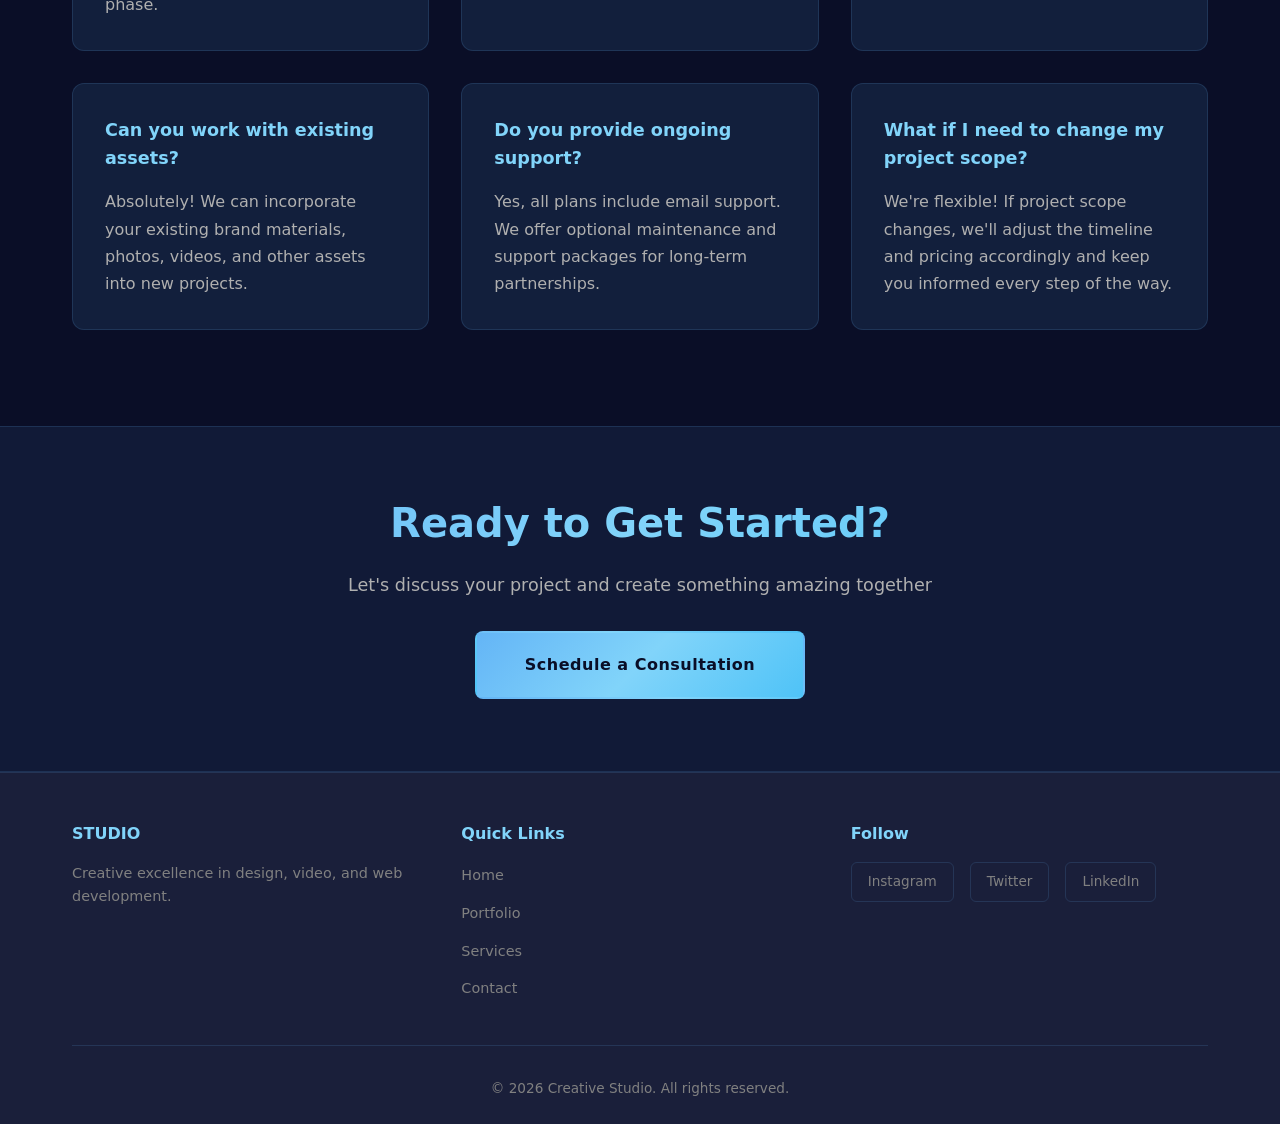
<file: services.html>
<!DOCTYPE html>
<html lang="en">
<head>
    <meta charset="UTF-8">
    <meta name="viewport" content="width=device-width, initial-scale=1.0">
    <meta name="description" content="Our Services - Design, Video & Web Development">
    <title>Services - Creative Studio</title>
    <link rel="stylesheet" href="styles.css">
</head>
<body>
    <!-- NAVIGATION -->
    <header class="header">
        <nav class="navbar">
            <div class="nav-container">
                <a href="index.html" class="logo">STUDIO</a>
                <ul class="nav-links" id="navLinks">
                    <li><a href="index.html">Home</a></li>
                    <li><a href="portfolio.html">Portfolio</a></li>
                    <li><a href="services.html">Services</a></li>
                    <li><a href="contact.html">Contact</a></li>
                    <li class="theme-item">
                        <button class="theme-toggle" id="themeToggle" aria-label="Toggle theme">
                            <span class="theme-icon">🌙</span>
                        </button>
                    </li>
                </ul>
                <button class="menu-toggle" id="menuToggle" aria-label="Toggle menu">
                    <span></span>
                    <span></span>
                    <span></span>
                </button>
            </div>
        </nav>
    </header>

    <main>
        <!-- PAGE HEADER -->
        <section class="page-header">
            <h1>Our Services</h1>
            <p>Complete creative solutions for your brand</p>
        </section>

        <!-- SERVICES DETAILED -->
        <section class="services-detailed">
            <div class="container">
                <!-- Service 1: Graphic Design -->
                <article class="service-detail">
                    <div class="service-header">
                        <div class="service-icon-large">🎨</div>
                        <h2>Graphic Design</h2>
                    </div>
                    <div class="service-content">
                        <div class="service-text">
                            <p>From brand identity to marketing collateral, we create visually stunning designs that communicate your message and resonate with your audience.</p>
                            <h3>What's Included:</h3>
                            <ul class="service-list">
                                <li>✓ Logo & Brand Identity Design</li>
                                <li>✓ Visual Brand Guidelines</li>
                                <li>✓ UI/UX Design for Digital Products</li>
                                <li>✓ Print Design (business cards, flyers, brochures)</li>
                                <li>✓ Packaging Design</li>
                                <li>✓ Marketing Materials & Collateral</li>
                                <li>✓ Infographics & Data Visualization</li>
                            </ul>
                        </div>
                        <div class="service-image-bg"></div>
                    </div>
                </article>

                <!-- Service 2: Video Editing -->
                <article class="service-detail">
                    <div class="service-header">
                        <div class="service-icon-large">🎬</div>
                        <h2>Video Editing & Production</h2>
                    </div>
                    <div class="service-content">
                        <div class="service-image-bg"></div>
                        <div class="service-text">
                            <p>Professional video editing, motion graphics, and color grading to bring your visual stories to life. From social content to commercials, we deliver high-quality videos that engage and convert.</p>
                            <h3>What's Included:</h3>
                            <ul class="service-list">
                                <li>✓ Professional Video Editing</li>
                                <li>✓ Motion Graphics & Animation</li>
                                <li>✓ Color Grading & Correction</li>
                                <li>✓ Sound Design & Audio Mixing</li>
                                <li>✓ Visual Effects (VFX)</li>
                                <li>✓ Video Optimization for Social Media</li>
                                <li>✓ Cinematic Production</li>
                            </ul>
                        </div>
                    </div>
                </article>

                <!-- Service 3: Web Development -->
                <article class="service-detail">
                    <div class="service-header">
                        <div class="service-icon-large">💻</div>
                        <h2>Web Development</h2>
                    </div>
                    <div class="service-content">
                        <div class="service-text">
                            <p>Modern, responsive websites and web applications built with the latest technologies. We create seamless user experiences that drive conversions and engage visitors.</p>
                            <h3>What's Included:</h3>
                            <ul class="service-list">
                                <li>✓ Responsive Web Design</li>
                                <li>✓ Frontend Development (HTML, CSS, JS)</li>
                                <li>✓ Interactive Elements & Animations</li>
                                <li>✓ Performance Optimization</li>
                                <li>✓ SEO-Friendly Architecture</li>
                                <li>✓ Cross-Browser Compatibility</li>
                                <li>✓ Web Accessibility (WCAG)</li>
                            </ul>
                        </div>
                        <div class="service-image-bg"></div>
                    </div>
                </article>
            </div>
        </section>

        <!-- PROCESS SECTION -->
        <section class="process-section">
            <div class="container">
                <h2 class="section-title">Our Process</h2>
                <div class="process-grid">
                    <div class="process-step">
                        <div class="process-number">01</div>
                        <h3>Discovery</h3>
                        <p>We understand your vision, goals, and target audience through detailed consultation.</p>
                    </div>
                    <div class="process-step">
                        <div class="process-number">02</div>
                        <h3>Strategy</h3>
                        <p>We develop a comprehensive strategy tailored to your specific needs and objectives.</p>
                    </div>
                    <div class="process-step">
                        <div class="process-number">03</div>
                        <h3>Design</h3>
                        <p>Creative concepts are developed and refined based on your feedback.</p>
                    </div>
                    <div class="process-step">
                        <div class="process-number">04</div>
                        <h3>Development</h3>
                        <p>We bring designs to life with meticulous attention to detail and quality.</p>
                    </div>
                    <div class="process-step">
                        <div class="process-number">05</div>
                        <h3>Testing</h3>
                        <p>Thorough testing ensures everything works perfectly across all platforms.</p>
                    </div>
                    <div class="process-step">
                        <div class="process-number">06</div>
                        <h3>Launch</h3>
                        <p>Your project goes live with ongoing support and optimization.</p>
                    </div>
                </div>
            </div>
        </section>

        <!-- PRICING SECTION -->
        <section class="pricing-section">
            <div class="container">
                <h2 class="section-title">Pricing Plans</h2>
                <div class="pricing-grid">
                    <div class="pricing-card">
                        <h3>Starter</h3>
                        <div class="price">$2,500</div>
                        <p class="price-description">Perfect for small projects</p>
                        <ul class="pricing-features">
                            <li>Single service focus</li>
                            <li>Up to 2 revisions</li>
                            <li>5 business day turnaround</li>
                            <li>Email support</li>
                        </ul>
                        <a href="contact.html" class="btn btn-secondary">Get Started</a>
                    </div>

                    <div class="pricing-card featured">
                        <div class="pricing-badge">POPULAR</div>
                        <h3>Professional</h3>
                        <div class="price">$5,000</div>
                        <p class="price-description">Most popular choice</p>
                        <ul class="pricing-features">
                            <li>Multiple services</li>
                            <li>Unlimited revisions</li>
                            <li>3 business day turnaround</li>
                            <li>Priority support</li>
                            <li>Project management</li>
                        </ul>
                        <a href="contact.html" class="btn btn-primary">Get Started</a>
                    </div>

                    <div class="pricing-card">
                        <h3>Enterprise</h3>
                        <div class="price">Custom</div>
                        <p class="price-description">For complex projects</p>
                        <ul class="pricing-features">
                            <li>Custom requirements</li>
                            <li>Dedicated team</li>
                            <li>Flexible timeline</li>
                            <li>24/7 support</li>
                            <li>Ongoing optimization</li>
                        </ul>
                        <a href="contact.html" class="btn btn-secondary">Contact Us</a>
                    </div>
                </div>
            </div>
        </section>

        <!-- FAQ SECTION -->
        <section class="faq-section">
            <div class="container">
                <h2 class="section-title">Frequently Asked Questions</h2>
                <div class="faq-grid">
                    <div class="faq-item">
                        <h3>How long does a typical project take?</h3>
                        <p>Project timelines vary depending on scope. Simple projects take 1-2 weeks, while complex projects can take 4-8 weeks. We'll provide a detailed timeline after the discovery phase.</p>
                    </div>
                    <div class="faq-item">
                        <h3>Do you offer unlimited revisions?</h3>
                        <p>Unlimited revisions are included in our Professional and Enterprise plans. The Starter plan includes up to 2 rounds of revisions.</p>
                    </div>
                    <div class="faq-item">
                        <h3>What's your payment process?</h3>
                        <p>We require a 50% deposit to begin work, with the remaining balance due upon project completion. We accept all major payment methods.</p>
                    </div>
                    <div class="faq-item">
                        <h3>Can you work with existing assets?</h3>
                        <p>Absolutely! We can incorporate your existing brand materials, photos, videos, and other assets into new projects.</p>
                    </div>
                    <div class="faq-item">
                        <h3>Do you provide ongoing support?</h3>
                        <p>Yes, all plans include email support. We offer optional maintenance and support packages for long-term partnerships.</p>
                    </div>
                    <div class="faq-item">
                        <h3>What if I need to change my project scope?</h3>
                        <p>We're flexible! If project scope changes, we'll adjust the timeline and pricing accordingly and keep you informed every step of the way.</p>
                    </div>
                </div>
            </div>
        </section>

        <!-- CTA SECTION -->
        <section class="cta-section">
            <div class="container">
                <h2>Ready to Get Started?</h2>
                <p>Let's discuss your project and create something amazing together</p>
                <a href="contact.html" class="btn btn-primary btn-large">Schedule a Consultation</a>
            </div>
        </section>
    </main>

    <!-- FOOTER -->
    <footer class="footer">
        <div class="container">
            <div class="footer-content">
                <div class="footer-section">
                    <h4>STUDIO</h4>
                    <p>Creative excellence in design, video, and web development.</p>
                </div>
                <div class="footer-section">
                    <h4>Quick Links</h4>
                    <ul class="footer-links">
                        <li><a href="index.html">Home</a></li>
                        <li><a href="portfolio.html">Portfolio</a></li>
                        <li><a href="services.html">Services</a></li>
                        <li><a href="contact.html">Contact</a></li>
                    </ul>
                </div>
                <div class="footer-section">
                    <h4>Follow</h4>
                    <div class="social-links-footer">
                        <a href="https://instagram.com" target="_blank" rel="noopener">Instagram</a>
                        <a href="https://twitter.com" target="_blank" rel="noopener">Twitter</a>
                        <a href="https://linkedin.com" target="_blank" rel="noopener">LinkedIn</a>
                    </div>
                </div>
            </div>
            <div class="footer-bottom">
                <p>&copy; 2026 Creative Studio. All rights reserved.</p>
            </div>
        </div>
    </footer>

    <script src="script.js"></script>
</body>
</html>
</file>
<file: styles.css>
/* ============================================
   CSS VARIABLES - DARK MODE (DEFAULT)
   ============================================ */
:root {
    /* Colors */
    --bg-primary: #0a0e27;
    --bg-secondary: #1a1f3a;
    --bg-tertiary: #2d1b4e;
    --text-primary: #ffffff;
    --text-secondary: #e0e0e0;
    --text-tertiary: #b0b0b0;
    --text-muted: #808080;
    --accent-light: #64b5f6;
    --accent-lighter: #81d4fa;
    --accent-lightest: #4fc3f7;
    --border-color: rgba(100, 181, 246, 0.15);
    --border-hover: rgba(100, 181, 246, 0.3);
    
    /* Gradients */
    --gradient-accent: linear-gradient(135deg, #64b5f6 0%, #81d4fa 50%, #4fc3f7 100%);
}

/* ============================================
   CSS VARIABLES - LIGHT MODE
   ============================================ */
body.light-mode {
    --bg-primary: #ffffff;
    --bg-secondary: #f8f9fa;
    --bg-tertiary: #f0f3f8;
    --text-primary: #1a1a1a;
    --text-secondary: #2d2d2d;
    --text-tertiary: #555555;
    --text-muted: #888888;
    --accent-light: #1565c0;
    --accent-lighter: #0d47a1;
    --accent-lightest: #1976d2;
    --border-color: rgba(21, 101, 192, 0.2);
    --border-hover: rgba(21, 101, 192, 0.4);
    
    --gradient-accent: linear-gradient(135deg, #1565c0 0%, #1976d2 50%, #0d47a1 100%);
}

/* ============================================
   RESET & BASE STYLES
   ============================================ */
* {
    margin: 0;
    padding: 0;
    box-sizing: border-box;
}

html {
    scroll-behavior: smooth;
}

body {
    font-family: -apple-system, BlinkMacSystemFont, 'Segoe UI', system-ui, sans-serif;
    background: var(--bg-primary);
    color: var(--text-secondary);
    line-height: 1.6;
    min-height: 100vh;
    overflow-x: hidden;
    position: relative;
    transition: background-color 0.3s ease, color 0.3s ease;
}

body::before {
    content: '';
    position: fixed;
    top: 0;
    left: 0;
    width: 100%;
    height: 100%;
    background: 
        radial-gradient(circle at 20% 50%, rgba(100, 181, 246, 0.05) 0%, transparent 50%),
        radial-gradient(circle at 80% 80%, rgba(129, 212, 250, 0.05) 0%, transparent 50%);
    pointer-events: none;
    z-index: 0;
    transition: opacity 0.3s ease;
}

body.light-mode {
    background: #ffffff;
}

body.light-mode::before {
    background: none;
}

main {
    position: relative;
    z-index: 1;
}

.container {
    max-width: 1200px;
    margin: 0 auto;
    padding: 0 2rem;
}

/* ============================================
   HEADER & NAVIGATION
   ============================================ */
.header {
    position: sticky;
    top: 0;
    z-index: 100;
    backdrop-filter: blur(12px);
    background: rgba(10, 14, 39, 0.75);
    border-bottom: 1px solid var(--border-color);
    transition: all 0.3s ease;
}

body.light-mode .header {
    background: rgba(255, 255, 255, 0.95);
    border-bottom: 1px solid rgba(21, 101, 192, 0.15);
}

.navbar {
    max-width: 1200px;
    margin: 0 auto;
    padding: 1rem 2rem;
}

.nav-container {
    display: flex;
    justify-content: space-between;
    align-items: center;
    gap: 3rem;
}

.logo {
    font-size: 1.8rem;
    font-weight: 900;
    letter-spacing: 2px;
    background: var(--gradient-accent);
    -webkit-background-clip: text;
    -webkit-text-fill-color: transparent;
    background-clip: text;
    text-decoration: none;
    cursor: pointer;
    white-space: nowrap;
    transition: all 0.3s ease;
}

.logo:hover {
    opacity: 0.8;
}

.nav-links {
    display: flex;
    list-style: none;
    gap: 3.5rem;
    flex: 1;
}

.nav-links a {
    text-decoration: none;
    color: var(--text-tertiary);
    font-weight: 500;
    font-size: 0.95rem;
    transition: all 0.3s ease;
    position: relative;
}

.nav-links a:hover {
    color: var(--accent-light);
}

.nav-links a::after {
    content: '';
    position: absolute;
    bottom: -6px;
    left: 0;
    width: 0;
    height: 2px;
    background: var(--gradient-accent);
    transition: width 0.3s ease;
}

.nav-links a:hover::after {
    width: 100%;
}

/* Nav Actions */
.nav-actions {
    display: flex;
    align-items: center;
    gap: 1.5rem;
}

.theme-item {
    display: flex;
    align-items: center;
}

.theme-item .theme-toggle {
    margin-left: auto;
}

@media (max-width: 768px) {
    .theme-item {
        border-top: 1px solid var(--border-color);
        padding-top: 1rem;
        margin-top: 1rem;
    }
}

.theme-toggle {
    background: none;
    border: 1px solid var(--border-color);
    border-radius: 8px;
    padding: 0.6rem 0.8rem;
    cursor: pointer;
    font-size: 1.2rem;
    transition: all 0.3s ease;
    display: flex;
    align-items: center;
    justify-content: center;
}

.theme-toggle:hover {
    background: rgba(100, 181, 246, 0.1);
    border-color: var(--border-hover);
}

body.light-mode .theme-toggle {
    border-color: rgba(44, 125, 216, 0.2);
}

body.light-mode .theme-toggle:hover {
    background: rgba(44, 125, 216, 0.1);
}

/* Mobile Menu Toggle */
.menu-toggle {
    display: none;
    background: none;
    border: none;
    cursor: pointer;
    flex-direction: column;
    gap: 5px;
    padding: 0.5rem;
}

.menu-toggle span {
    width: 25px;
    height: 2px;
    background: var(--accent-light);
    transition: all 0.3s ease;
}

.menu-toggle.active span:nth-child(1) {
    transform: rotate(45deg) translate(10px, 10px);
}

.menu-toggle.active span:nth-child(2) {
    opacity: 0;
}

.menu-toggle.active span:nth-child(3) {
    transform: rotate(-45deg) translate(7px, -7px);
}

.nav-links.active {
    display: flex !important;
}

/* ============================================
   HERO SECTION
   ============================================ */
.hero {
    display: grid;
    grid-template-columns: 1fr 1fr;
    align-items: center;
    gap: 4rem;
    padding: 8rem 2rem 6rem;
    max-width: 1200px;
    margin: 0 auto;
    min-height: 90vh;
}

.hero-content {
    animation: fadeInLeft 0.8s ease-out;
}

@keyframes fadeInLeft {
    from {
        opacity: 0;
        transform: translateX(-30px);
    }
    to {
        opacity: 1;
        transform: translateX(0);
    }
}

@keyframes fadeInRight {
    from {
        opacity: 0;
        transform: translateX(30px);
    }
    to {
        opacity: 1;
        transform: translateX(0);
    }
}

@keyframes fadeInUp {
    from {
        opacity: 0;
        transform: translateY(30px);
    }
    to {
        opacity: 1;
        transform: translateY(0);
    }
}

.hero-title {
    font-size: clamp(2.5rem, 6vw, 4.5rem);
    font-weight: 900;
    line-height: 1.1;
    margin-bottom: 1.5rem;
    background: var(--gradient-accent);
    -webkit-background-clip: text;
    -webkit-text-fill-color: transparent;
    background-clip: text;
    letter-spacing: -1px;
}

.hero-subtitle {
    font-size: 1.3rem;
    color: var(--accent-lighter);
    font-weight: 600;
    margin-bottom: 1rem;
    letter-spacing: 0.5px;
}

.hero-description {
    font-size: 1.05rem;
    color: var(--text-tertiary);
    max-width: 500px;
    margin-bottom: 2.5rem;
    line-height: 1.8;
}

.hero-cta {
    display: flex;
    gap: 1.5rem;
    flex-wrap: wrap;
}

.hero-visual {
    position: relative;
    height: 400px;
    animation: fadeInRight 0.8s ease-out;
}

.floating-card {
    position: absolute;
    width: 120px;
    height: 120px;
    border-radius: 16px;
    display: flex;
    align-items: center;
    justify-content: center;
    font-weight: 700;
    font-size: 1.1rem;
    backdrop-filter: blur(10px);
    border: 1px solid var(--border-hover);
    box-shadow: 0 8px 32px rgba(100, 181, 246, 0.1);
    transition: all 0.3s ease;
}

.card-1 {
    background: rgba(100, 181, 246, 0.2);
    color: var(--accent-light);
    top: 20px;
    left: 20px;
    animation: float 4s ease-in-out infinite;
}

.card-2 {
    background: rgba(129, 212, 250, 0.2);
    color: var(--accent-lighter);
    top: 150px;
    right: 40px;
    animation: float 5s ease-in-out infinite 0.5s;
}

.card-3 {
    background: rgba(79, 195, 247, 0.2);
    color: var(--accent-lightest);
    bottom: 40px;
    left: 50px;
    animation: float 6s ease-in-out infinite 1s;
}

@keyframes float {
    0%, 100% { transform: translateY(0px); }
    50% { transform: translateY(-20px); }
}

/* ============================================
   BUTTONS
   ============================================ */
.btn {
    display: inline-block;
    padding: 0.95rem 2rem;
    font-size: 0.95rem;
    font-weight: 600;
    border: none;
    border-radius: 8px;
    text-decoration: none;
    transition: all 0.3s ease;
    cursor: pointer;
    position: relative;
    overflow: hidden;
    letter-spacing: 0.5px;
}

.btn-primary {
    background: var(--gradient-accent);
    color: var(--bg-primary);
    border: 2px solid transparent;
}

.btn-primary:hover {
    transform: translateY(-3px);
    box-shadow: 0 15px 35px rgba(100, 181, 246, 0.3);
}

.btn-secondary {
    background: rgba(100, 181, 246, 0.15);
    color: var(--accent-lighter);
    border: 2px solid rgba(100, 181, 246, 0.5);
}

.btn-secondary:hover {
    background: rgba(100, 181, 246, 0.25);
    border-color: rgba(100, 181, 246, 0.8);
    transform: translateY(-3px);
}

body.light-mode .btn-primary {
    color: #ffffff;
}

body.light-mode .btn-secondary {
    background: rgba(44, 125, 216, 0.15);
    color: var(--accent-light);
    border: 2px solid rgba(44, 125, 216, 0.5);
}

.btn-large {
    padding: 1.2rem 3rem;
    font-size: 1rem;
}

/* ============================================
   STATS SECTION
   ============================================ */
.stats {
    padding: 4rem 0;
    border-top: 1px solid var(--border-color);
    border-bottom: 1px solid var(--border-color);
}

.stats .container {
    display: grid;
    grid-template-columns: repeat(auto-fit, minmax(200px, 1fr));
    gap: 3rem;
}

.stat-item {
    text-align: center;
}

.stat-number {
    font-size: 3rem;
    font-weight: 900;
    background: var(--gradient-accent);
    -webkit-background-clip: text;
    -webkit-text-fill-color: transparent;
    background-clip: text;
    margin-bottom: 0.5rem;
}

.stat-label {
    color: var(--text-tertiary);
    font-weight: 500;
}

/* ============================================
   SECTION TITLES
   ============================================ */
.section-title {
    font-size: clamp(2rem, 5vw, 3.5rem);
    font-weight: 900;
    text-align: center;
    margin-bottom: 3rem;
    background: var(--gradient-accent);
    -webkit-background-clip: text;
    -webkit-text-fill-color: transparent;
    background-clip: text;
}

/* ============================================
   PAGE HEADER
   ============================================ */
.page-header {
    text-align: center;
    padding: 4rem 2rem;
    background: rgba(100, 181, 246, 0.05);
    border-bottom: 1px solid var(--border-color);
}

body.light-mode .page-header {
    background: rgba(44, 125, 216, 0.05);
}

.page-header h1 {
    font-size: clamp(2.5rem, 6vw, 4rem);
    font-weight: 900;
    margin-bottom: 1rem;
    background: var(--gradient-accent);
    -webkit-background-clip: text;
    -webkit-text-fill-color: transparent;
    background-clip: text;
}

.page-header p {
    font-size: 1.1rem;
    color: var(--text-tertiary);
}

/* ============================================
   FEATURED PREVIEW SECTION
   ============================================ */
.featured-preview {
    padding: 6rem 0;
}

.featured-grid {
    display: grid;
    grid-template-columns: repeat(auto-fit, minmax(300px, 1fr));
    gap: 2.5rem;
    margin-top: 3rem;
}

.featured-card {
    background: rgba(255, 255, 255, 0.05);
    border: 1px solid var(--border-color);
    border-radius: 12px;
    overflow: hidden;
    backdrop-filter: blur(10px);
    transition: all 0.4s ease;
}

body.light-mode .featured-card {
    background: rgba(44, 125, 216, 0.05);
    border: 1px solid rgba(44, 125, 216, 0.15);
}

.featured-card:hover {
    transform: translateY(-8px);
    border-color: var(--border-hover);
    box-shadow: 0 25px 50px rgba(100, 181, 246, 0.15);
}

.featured-card img {
    width: 100%;
    height: 200px;
    object-fit: cover;
    display: block;
}

.featured-image {
    width: 100%;
    height: 200px;
    display: block;
}

.featured-img-1 {
    background: linear-gradient(135deg, #6366f1 0%, #818cf8 100%);
}

.featured-img-2 {
    background: linear-gradient(135deg, #ec4899 0%, #f472b6 100%);
}

.featured-img-3 {
    background: linear-gradient(135deg, #3b82f6 0%, #60a5fa 100%);
}

.placeholder-image {
    width: 100%;
    height: 200px;
    background: linear-gradient(135deg, #6366f1 0%, #ec4899 50%, #3b82f6 100%);
    display: flex;
    align-items: center;
    justify-content: center;
    color: white;
    font-weight: 600;
    font-size: 1.1rem;
}

.featured-card:nth-child(1) .placeholder-image {
    background: linear-gradient(135deg, #6366f1 0%, #8b5cf6 100%);
}

.featured-card:nth-child(2) .placeholder-image {
    background: linear-gradient(135deg, #ec4899 0%, #f43f5e 100%);
}

.featured-card:nth-child(3) .placeholder-image {
    background: linear-gradient(135deg, #3b82f6 0%, #0ea5e9 100%);
}

.portfolio-image .placeholder-image {
    width: 100%;
    height: 100%;
    aspect-ratio: 4/3;
}

.portfolio-card:nth-child(1) .placeholder-image {
    background: linear-gradient(135deg, #6366f1 0%, #8b5cf6 100%);
}

.portfolio-card:nth-child(2) .placeholder-image {
    background: linear-gradient(135deg, #ec4899 0%, #f43f5e 100%);
}

.portfolio-card:nth-child(3) .placeholder-image {
    background: linear-gradient(135deg, #3b82f6 0%, #0ea5e9 100%);
}

.portfolio-card:nth-child(4) .placeholder-image {
    background: linear-gradient(135deg, #ec4899 0%, #db2777 100%);
}

.portfolio-card:nth-child(5) .placeholder-image {
    background: linear-gradient(135deg, #8b5cf6 0%, #7c3aed 100%);
}

.service-image .placeholder-image {
    width: 100%;
    height: 100%;
    aspect-ratio: 4/3;
}

.service-detail:nth-child(1) .placeholder-image {
    background: linear-gradient(135deg, #6366f1 0%, #8b5cf6 100%);
}

.service-detail:nth-child(2) .placeholder-image {
    background: linear-gradient(135deg, #ec4899 0%, #f43f5e 100%);
}

.service-detail:nth-child(3) .placeholder-image {
    background: linear-gradient(135deg, #3b82f6 0%, #0ea5e9 100%);
}

.featured-card img {
    width: 100%;
    height: 200px;
    object-fit: cover;
    display: block;
}

.featured-content {
    padding: 1.5rem;
}

.featured-content h3 {
    font-size: 1.2rem;
    color: var(--text-primary);
    margin-bottom: 0.5rem;
}

.featured-content p {
    color: var(--text-tertiary);
    font-size: 0.95rem;
    margin-bottom: 1rem;
}

.link-arrow {
    color: var(--accent-light);
    text-decoration: none;
    font-weight: 600;
    transition: all 0.3s ease;
    display: inline-block;
}

.link-arrow:hover {
    color: var(--accent-lighter);
    transform: translateX(5px);
}

.view-all-link {
    text-align: center;
    margin-top: 2rem;
}

/* ============================================
   SERVICES SECTION
   ============================================ */
.services-preview {
    padding: 6rem 0;
}

.services-grid {
    display: grid;
    grid-template-columns: repeat(auto-fit, minmax(300px, 1fr));
    gap: 2rem;
    margin-top: 3rem;
}

.service-card {
    background: rgba(255, 255, 255, 0.05);
    border: 1px solid var(--border-color);
    border-radius: 12px;
    padding: 2.5rem;
    backdrop-filter: blur(10px);
    transition: all 0.3s ease;
}

body.light-mode .service-card {
    background: rgba(44, 125, 216, 0.05);
    border: 1px solid rgba(44, 125, 216, 0.15);
}

.service-card:hover {
    background: rgba(100, 181, 246, 0.1);
    border-color: var(--border-hover);
    transform: translateY(-5px);
    box-shadow: 0 20px 40px rgba(100, 181, 246, 0.15);
}

body.light-mode .service-card:hover {
    background: rgba(44, 125, 216, 0.1);
    border-color: rgba(44, 125, 216, 0.4);
}

.service-icon {
    font-size: 2.5rem;
    margin-bottom: 1.5rem;
}

.service-card h3 {
    font-size: 1.5rem;
    margin-bottom: 1rem;
    color: var(--text-primary);
}

.service-card p {
    color: var(--text-tertiary);
    margin-bottom: 1.5rem;
    line-height: 1.7;
}

/* ============================================
   PORTFOLIO SECTION
   ============================================ */
.portfolio-section {
    padding: 4rem 0;
}

.portfolio-grid {
    display: grid;
    grid-template-columns: repeat(auto-fit, minmax(360px, 1fr));
    gap: 2.5rem;
}

.portfolio-card {
    background: rgba(255, 255, 255, 0.05);
    border: 1px solid var(--border-color);
    border-radius: 12px;
    overflow: hidden;
    backdrop-filter: blur(10px);
    transition: all 0.4s ease;
    animation: fadeInUp 0.6s ease-out both;
}

body.light-mode .portfolio-card {
    background: rgba(44, 125, 216, 0.05);
    border: 1px solid rgba(44, 125, 216, 0.15);
}

.portfolio-card:nth-child(1) { animation-delay: 0s; }
.portfolio-card:nth-child(2) { animation-delay: 0.1s; }
.portfolio-card:nth-child(3) { animation-delay: 0.2s; }
.portfolio-card:nth-child(4) { animation-delay: 0.1s; }
.portfolio-card:nth-child(5) { animation-delay: 0.2s; }
.portfolio-card:nth-child(6) { animation-delay: 0.3s; }

.portfolio-card:hover {
    transform: translateY(-10px);
    border-color: var(--border-hover);
    box-shadow: 0 25px 50px rgba(100, 181, 246, 0.2);
}

.portfolio-image {
    width: 100%;
    aspect-ratio: 4 / 3;
    background: linear-gradient(135deg, rgba(100, 181, 246, 0.15) 0%, rgba(129, 212, 250, 0.05) 100%);
    display: flex;
    align-items: center;
    justify-content: center;
    position: relative;
    overflow: hidden;
}

.portfolio-image img,
.video-embed {
    width: 100%;
    height: 100%;
    object-fit: cover;
    display: block;
}

.portfolio-card:nth-child(1) .portfolio-image {
    background: linear-gradient(135deg, #6366f1 0%, #818cf8 100%);
}

.portfolio-card:nth-child(2) .portfolio-image {
    background: linear-gradient(135deg, #ec4899 0%, #f472b6 100%);
}

.portfolio-card:nth-child(3) .portfolio-image {
    background: linear-gradient(135deg, #3b82f6 0%, #60a5fa 100%);
}

.portfolio-card:nth-child(4) .portfolio-image {
    background: linear-gradient(135deg, #ec4899 0%, #f97316 100%);
}

.portfolio-card:nth-child(5) .portfolio-image {
    background: linear-gradient(135deg, #8b5cf6 0%, #a78bfa 100%);
}

.portfolio-card:nth-child(6) .portfolio-image {
    background: linear-gradient(135deg, #06b6d4 0%, #22d3ee 100%);
}

.portfolio-info {
    padding: 2rem;
}

.project-category {
    font-size: 0.75rem;
    color: var(--accent-lighter);
    text-transform: uppercase;
    letter-spacing: 1.5px;
    font-weight: 700;
    display: inline-block;
    margin-bottom: 0.75rem;
    padding: 0.5rem 0.75rem;
    background: rgba(100, 181, 246, 0.15);
    border-radius: 4px;
    border-left: 2px solid var(--accent-lighter);
}

.portfolio-card h3 {
    font-size: 1.3rem;
    color: var(--text-primary);
    margin-bottom: 0.5rem;
}

.project-meta {
    font-size: 0.85rem;
    color: var(--accent-lighter);
    font-weight: 600;
    margin-bottom: 1rem;
    letter-spacing: 0.5px;
}

.project-description {
    color: var(--text-tertiary);
    font-size: 0.95rem;
    line-height: 1.6;
    margin-bottom: 1.5rem;
}

.project-tags {
    display: flex;
    flex-wrap: wrap;
    gap: 0.5rem;
}

.tag {
    display: inline-block;
    background: rgba(100, 181, 246, 0.15);
    color: var(--accent-lighter);
    padding: 0.4rem 0.85rem;
    border-radius: 6px;
    font-size: 0.8rem;
    font-weight: 500;
    border: 1px solid rgba(100, 181, 246, 0.3);
    transition: all 0.3s ease;
}

.tag:hover {
    background: rgba(100, 181, 246, 0.25);
    border-color: var(--border-hover);
}

/* ============================================
   SERVICES DETAILED
   ============================================ */
.services-detailed {
    padding: 4rem 0;
}

.service-detail {
    margin-bottom: 5rem;
}

.service-header {
    display: flex;
    align-items: center;
    gap: 2rem;
    margin-bottom: 3rem;
}

.service-icon-large {
    font-size: 4rem;
}

.service-header h2 {
    font-size: 2.5rem;
    color: var(--text-primary);
}

.service-content {
    display: grid;
    grid-template-columns: 1fr 1fr;
    gap: 3rem;
    align-items: center;
}

.service-text p {
    color: var(--text-tertiary);
    margin-bottom: 1.5rem;
    line-height: 1.8;
}

.service-text h3 {
    font-size: 1.3rem;
    color: var(--accent-lighter);
    margin-bottom: 1rem;
}

.service-list {
    list-style: none;
    display: flex;
    flex-direction: column;
    gap: 0.75rem;
}

.service-list li {
    color: var(--text-tertiary);
    font-weight: 500;
    padding-left: 0;
}

.service-image {
    border-radius: 12px;
    overflow: hidden;
    border: 1px solid var(--border-color);
    width: 100%;
    height: 300px;
}

body.light-mode .service-image {
    border: 1px solid rgba(21, 101, 192, 0.15);
}

.service-image img {
    width: 100%;
    height: 100%;
    object-fit: cover;
    display: block;
}

.service-image-bg {
    width: 100%;
    height: 300px;
    border-radius: 12px;
    border: 1px solid var(--border-color);
    display: block;
}

.service-detail:nth-child(1) .service-image-bg {
    background: linear-gradient(135deg, #6366f1 0%, #818cf8 100%);
}

.service-detail:nth-child(2) .service-image-bg {
    background: linear-gradient(135deg, #ec4899 0%, #f472b6 100%);
}

.service-detail:nth-child(3) .service-image-bg {
    background: linear-gradient(135deg, #3b82f6 0%, #60a5fa 100%);
}

/* ============================================
   PROCESS SECTION
   ============================================ */
.process-section {
    padding: 6rem 0;
}

.process-grid {
    display: grid;
    grid-template-columns: repeat(auto-fit, minmax(200px, 1fr));
    gap: 2rem;
}

.process-step {
    background: rgba(100, 181, 246, 0.1);
    border: 1px solid var(--border-color);
    border-radius: 12px;
    padding: 2rem;
    text-align: center;
    transition: all 0.3s ease;
}

body.light-mode .process-step {
    background: rgba(44, 125, 216, 0.08);
    border: 1px solid rgba(44, 125, 216, 0.15);
}

.process-step:hover {
    background: rgba(100, 181, 246, 0.15);
    border-color: var(--border-hover);
    transform: translateY(-5px);
}

.process-number {
    font-size: 3rem;
    font-weight: 900;
    color: var(--accent-light);
    margin-bottom: 1rem;
}

.process-step h3 {
    font-size: 1.2rem;
    color: var(--accent-lighter);
    margin-bottom: 1rem;
}

.process-step p {
    color: var(--text-tertiary);
    font-size: 0.95rem;
    line-height: 1.6;
}

/* ============================================
   PRICING SECTION
   ============================================ */
.pricing-section {
    padding: 6rem 0;
}

.pricing-grid {
    display: grid;
    grid-template-columns: repeat(auto-fit, minmax(300px, 1fr));
    gap: 2rem;
    margin-top: 3rem;
}

.pricing-card {
    background: rgba(255, 255, 255, 0.05);
    border: 1px solid var(--border-color);
    border-radius: 12px;
    padding: 2.5rem;
    backdrop-filter: blur(10px);
    transition: all 0.3s ease;
    position: relative;
}

body.light-mode .pricing-card {
    background: rgba(44, 125, 216, 0.05);
    border: 1px solid rgba(44, 125, 216, 0.15);
}

.pricing-card.featured {
    border-color: var(--border-hover);
    background: rgba(100, 181, 246, 0.08);
    transform: scale(1.05);
}

body.light-mode .pricing-card.featured {
    background: rgba(44, 125, 216, 0.1);
}

.pricing-badge {
    position: absolute;
    top: -12px;
    left: 20px;
    background: var(--gradient-accent);
    color: var(--bg-primary);
    padding: 0.5rem 1rem;
    border-radius: 20px;
    font-weight: 700;
    font-size: 0.8rem;
}

.pricing-card h3 {
    font-size: 1.5rem;
    color: var(--text-primary);
    margin-bottom: 1rem;
}

.price {
    font-size: 2.5rem;
    font-weight: 900;
    background: var(--gradient-accent);
    -webkit-background-clip: text;
    -webkit-text-fill-color: transparent;
    background-clip: text;
    margin-bottom: 0.5rem;
}

.price-description {
    color: var(--text-tertiary);
    font-size: 0.95rem;
    margin-bottom: 2rem;
}

.pricing-features {
    list-style: none;
    margin-bottom: 2rem;
}

.pricing-features li {
    color: var(--text-tertiary);
    padding: 0.5rem 0;
    font-size: 0.95rem;
}

/* ============================================
   CONTACT SECTION
   ============================================ */
.contact-section {
    padding: 4rem 0;
}

.contact-grid {
    display: grid;
    grid-template-columns: 1fr 1fr;
    gap: 3rem;
}

.contact-info-box,
.contact-form-box {
    background: rgba(255, 255, 255, 0.05);
    border: 1px solid var(--border-color);
    border-radius: 12px;
    padding: 2.5rem;
    backdrop-filter: blur(10px);
}

body.light-mode .contact-info-box,
body.light-mode .contact-form-box {
    background: rgba(44, 125, 216, 0.05);
    border: 1px solid rgba(44, 125, 216, 0.15);
}

.contact-info-box h2,
.contact-form-box h2 {
    font-size: 1.8rem;
    color: var(--text-primary);
    margin-bottom: 2rem;
}

.contact-item {
    display: flex;
    gap: 1.5rem;
    margin-bottom: 2rem;
}

.contact-icon {
    font-size: 2rem;
}

.contact-item h3 {
    font-size: 1.1rem;
    color: var(--accent-lighter);
    margin-bottom: 0.5rem;
}

.contact-item p,
.contact-item a {
    color: var(--text-tertiary);
    text-decoration: none;
    transition: all 0.3s ease;
}

.contact-item a:hover {
    color: var(--accent-light);
}

.social-links-contact {
    display: flex;
    gap: 1rem;
    flex-wrap: wrap;
}

.social-links-contact a {
    padding: 0.6rem 1.2rem;
    border: 1px solid var(--border-color);
    border-radius: 6px;
    transition: all 0.3s ease;
    color: var(--accent-light);
}

.social-links-contact a:hover {
    background: rgba(100, 181, 246, 0.15);
    border-color: var(--border-hover);
    color: var(--accent-lighter);
}

/* ============================================
   CONTACT FORM
   ============================================ */
.contact-form {
    display: flex;
    flex-direction: column;
    gap: 1.5rem;
}

.form-group {
    display: flex;
    flex-direction: column;
}

.form-group label {
    color: var(--text-tertiary);
    font-weight: 600;
    margin-bottom: 0.5rem;
    font-size: 0.95rem;
}

.form-input {
    background: rgba(255, 255, 255, 0.08);
    border: 1px solid var(--border-color);
    border-radius: 8px;
    padding: 0.95rem 1.2rem;
    font-size: 0.95rem;
    color: var(--text-secondary);
    font-family: inherit;
    transition: all 0.3s ease;
    backdrop-filter: blur(10px);
}

body.light-mode .form-input {
    background: rgba(44, 125, 216, 0.08);
    border: 1px solid rgba(44, 125, 216, 0.2);
    color: var(--text-primary);
}

.form-input::placeholder {
    color: var(--text-muted);
}

.form-input:focus {
    outline: none;
    background: rgba(100, 181, 246, 0.1);
    border-color: var(--border-hover);
    box-shadow: 0 0 0 3px rgba(100, 181, 246, 0.15);
}

body.light-mode .form-input:focus {
    background: rgba(44, 125, 216, 0.1);
    border-color: rgba(44, 125, 216, 0.4);
}

textarea.form-input {
    resize: vertical;
    min-height: 120px;
    font-family: inherit;
}

.form-message {
    padding: 1rem;
    border-radius: 8px;
    text-align: center;
    font-weight: 500;
    display: none;
}

.form-message.success {
    background: rgba(76, 175, 80, 0.2);
    color: var(--accent-lighter);
    border: 1px solid rgba(76, 175, 80, 0.3);
    display: block;
}

.form-message.error {
    background: rgba(244, 67, 54, 0.2);
    color: #ff6b6b;
    border: 1px solid rgba(244, 67, 54, 0.3);
    display: block;
}

/* ============================================
   FAQ SECTION
   ============================================ */
.faq-section {
    padding: 6rem 0;
}

.faq-grid {
    display: grid;
    grid-template-columns: repeat(auto-fit, minmax(300px, 1fr));
    gap: 2rem;
    margin-top: 3rem;
}

.faq-item {
    background: rgba(100, 181, 246, 0.1);
    border: 1px solid var(--border-color);
    border-radius: 12px;
    padding: 2rem;
}

body.light-mode .faq-item {
    background: rgba(44, 125, 216, 0.08);
    border: 1px solid rgba(44, 125, 216, 0.15);
}

.faq-item h3 {
    font-size: 1.1rem;
    color: var(--accent-lighter);
    margin-bottom: 1rem;
}

.faq-item p {
    color: var(--text-tertiary);
    line-height: 1.7;
}

/* ============================================
   CTA SECTION
   ============================================ */
.cta-section {
    padding: 4rem 2rem;
    text-align: center;
    background: rgba(100, 181, 246, 0.08);
    border-top: 1px solid var(--border-color);
    border-bottom: 1px solid var(--border-color);
}

body.light-mode .cta-section {
    background: rgba(44, 125, 216, 0.08);
}

.cta-section h2 {
    font-size: 2.5rem;
    font-weight: 900;
    margin-bottom: 1rem;
    background: var(--gradient-accent);
    -webkit-background-clip: text;
    -webkit-text-fill-color: transparent;
    background-clip: text;
}

.cta-section p {
    color: var(--text-tertiary);
    font-size: 1.1rem;
    margin-bottom: 2rem;
}

/* ============================================
   FOOTER
   ============================================ */
.footer {
    background: var(--bg-secondary);
    border-top: 1px solid var(--border-color);
    padding: 3rem 0 1.5rem;
    transition: all 0.3s ease;
}

body.light-mode .footer {
    background: rgba(255, 255, 255, 0.95);
}

.footer-content {
    display: grid;
    grid-template-columns: repeat(auto-fit, minmax(250px, 1fr));
    gap: 2rem;
    margin-bottom: 2rem;
}

.footer-section h4 {
    color: var(--accent-lighter);
    font-size: 1rem;
    margin-bottom: 1rem;
}

.footer-section p {
    color: var(--text-muted);
    font-size: 0.9rem;
    line-height: 1.6;
}

.footer-links {
    list-style: none;
}

.footer-links li {
    margin-bottom: 0.75rem;
}

.footer-links a {
    color: var(--text-muted);
    text-decoration: none;
    transition: all 0.3s ease;
    font-size: 0.9rem;
}

.footer-links a:hover {
    color: var(--accent-light);
}

.social-links-footer {
    display: flex;
    gap: 1rem;
    flex-wrap: wrap;
}

.social-links-footer a {
    color: var(--text-muted);
    text-decoration: none;
    padding: 0.5rem 1rem;
    border: 1px solid var(--border-color);
    border-radius: 6px;
    transition: all 0.3s ease;
    font-size: 0.85rem;
}

.social-links-footer a:hover {
    background: rgba(100, 181, 246, 0.1);
    border-color: var(--border-hover);
    color: var(--accent-light);
}

.footer-bottom {
    padding-top: 2rem;
    border-top: 1px solid var(--border-color);
    text-align: center;
    color: var(--text-muted);
    font-size: 0.85rem;
}

/* ============================================
   RESPONSIVE DESIGN
   ============================================ */
@media (max-width: 768px) {
    .nav-container {
        gap: 1rem;
    }

    .nav-links {
        display: none;
        flex-direction: column;
        gap: 1.5rem;
        width: 100%;
        position: absolute;
        top: 100%;
        left: 0;
        right: 0;
        background: var(--bg-secondary);
        padding: 2rem;
        border-bottom: 1px solid var(--border-color);
    }

    .menu-toggle {
        display: flex;
    }

    .hero {
        grid-template-columns: 1fr;
        padding: 4rem 2rem 3rem;
        min-height: auto;
        gap: 2rem;
    }

    .hero-visual {
        height: 250px;
    }

    .contact-grid,
    .service-content {
        grid-template-columns: 1fr;
    }

    .featured-grid,
    .services-grid,
    .portfolio-grid,
    .process-grid,
    .pricing-grid,
    .faq-grid {
        grid-template-columns: 1fr;
    }

    .pricing-card.featured {
        transform: scale(1);
    }

    .service-header {
        flex-direction: column;
        text-align: center;
    }

    .hero-cta {
        flex-direction: column;
    }

    .hero-cta .btn {
        width: 100%;
    }
}

@media (max-width: 480px) {
    .logo {
        font-size: 1.4rem;
    }

    .hero-title {
        font-size: 2rem;
    }

    .section-title {
        font-size: 1.8rem;
    }

    .stats .container {
        grid-template-columns: 1fr 1fr;
    }

    .page-header h1 {
        font-size: 1.8rem;
    }
}
</file>
